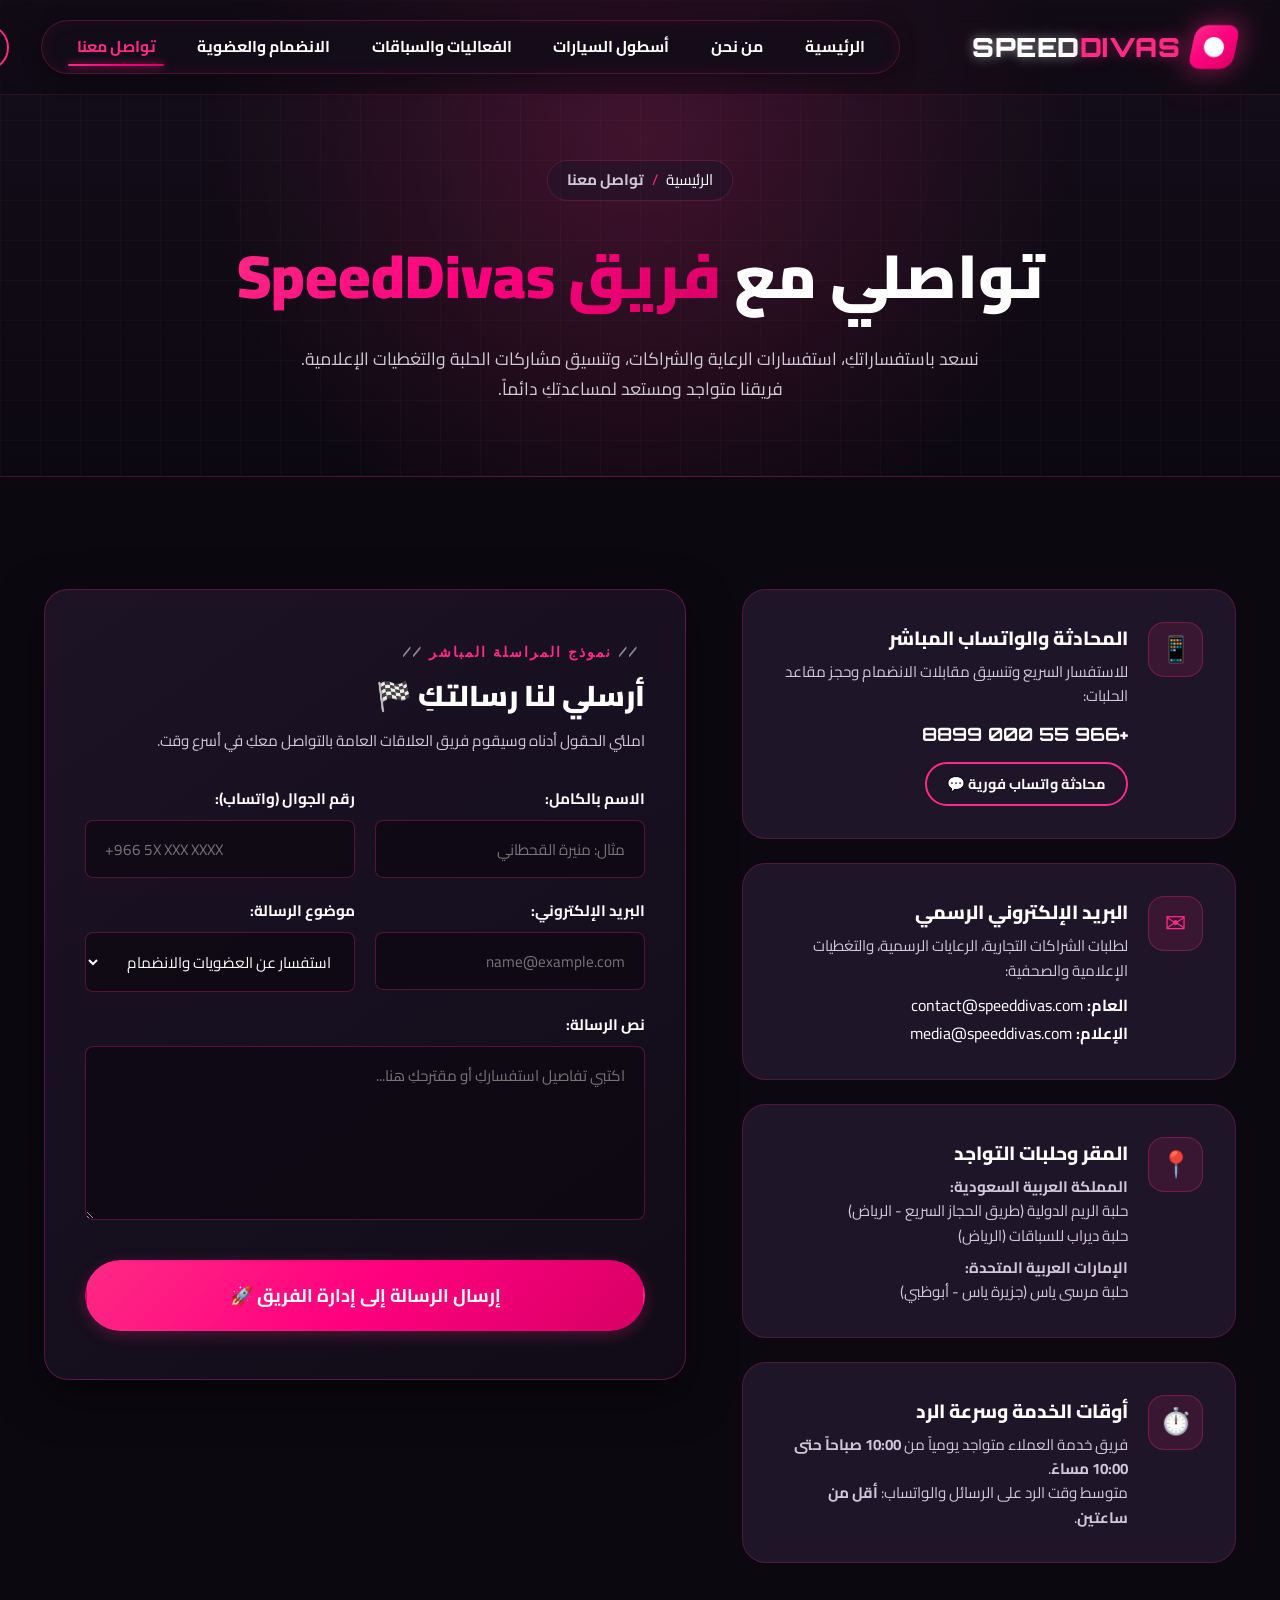
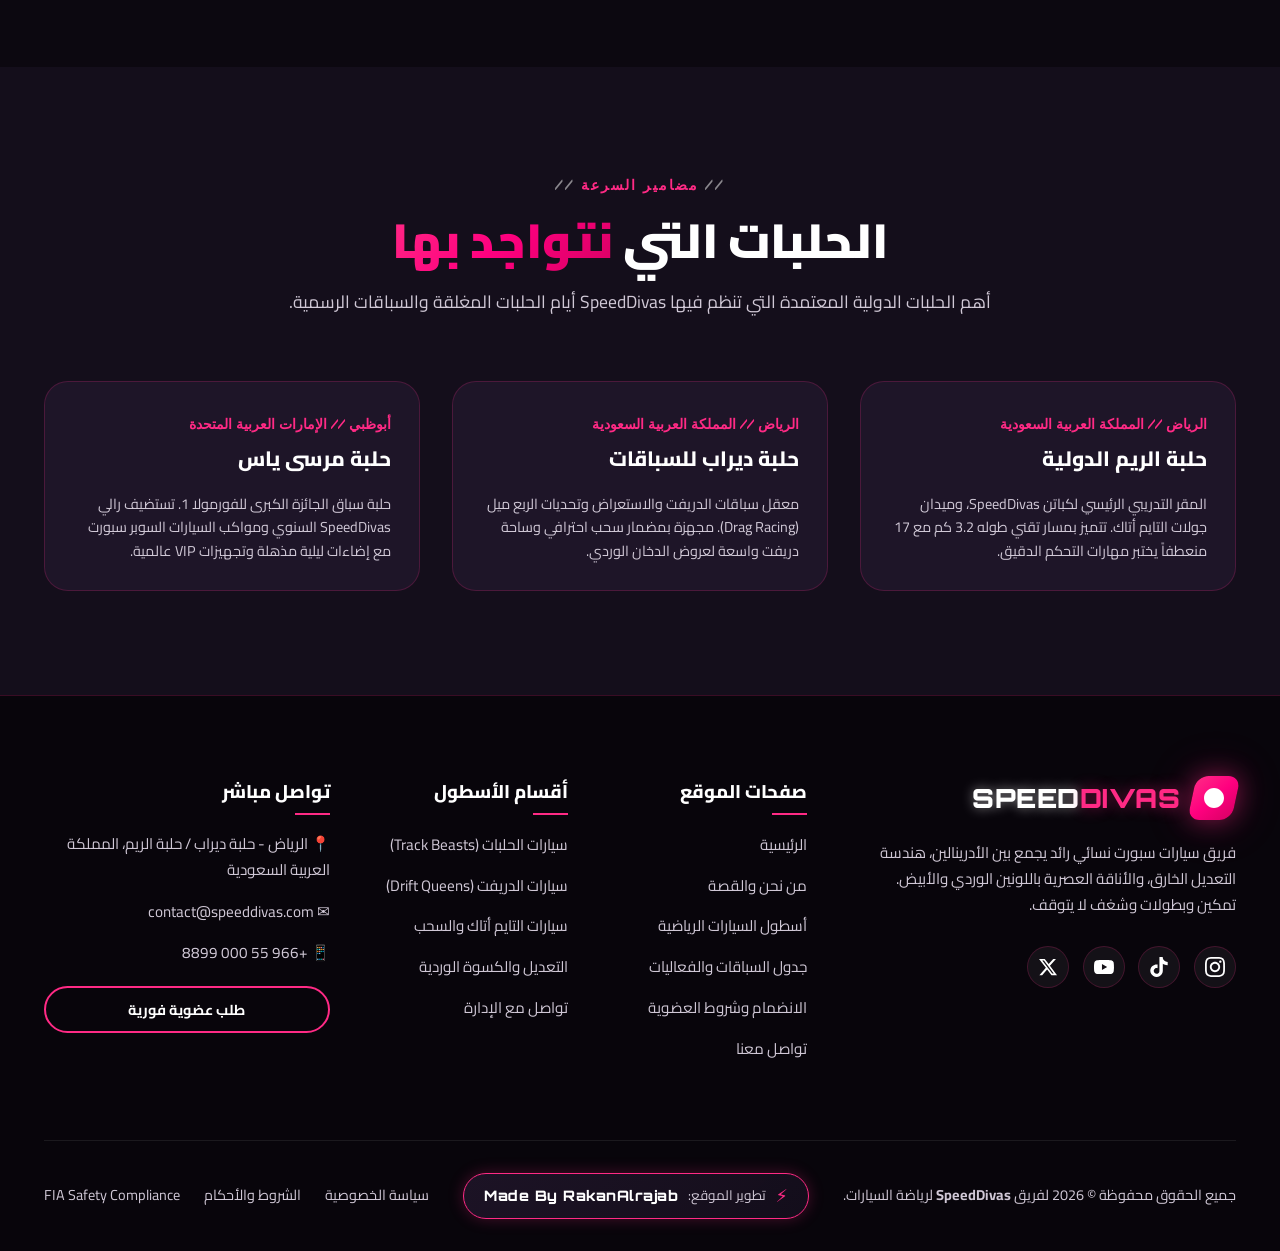
<file: contact.html>
<!DOCTYPE html>
<html lang="ar" dir="rtl">
<head>
  <meta charset="UTF-8">
  <meta name="viewport" content="width=device-width, initial-scale=1.0">
  <meta name="description" content="تواصل مع فريق SpeedDivas - قنوات التواصل المباشرة، مواقع الحلبات في الرياض وأبوظبي، ونموذج المراسلة للاستفسار عن العضويات والرعايات.">
  <title>تواصل معنا | SpeedDivas - قنوات التواصل ومواقع الحلبات</title>

  <!-- Favicon -->
  <link rel="icon" type="image/svg+xml" href="data:image/svg+xml,<svg xmlns='http://www.w3.org/2000/svg' viewBox='0 0 24 24' fill='%23ff2a85'><path d='M18.92 6.01C18.72 5.42 18.16 5 17.5 5h-11c-.66 0-1.21.42-1.42 1.01L3 12v8c0 .55.45 1 1 1h1c.55 0 1-.45 1-1v-1h12v1c0 .55.45 1 1 1h1c.55 0 1-.45 1-1v-8l-2.08-5.99zM6.85 7h10.29l1.04 3H5.81l1.04-3zM19 17H5v-4.66l.12-.34h13.77l.11.34V17z'/></svg>">

  <!-- Unified Master Stylesheet -->
  <link rel="stylesheet" href="style.css">
</head>
<body>

  <!-- ==================== HEADER & NAVIGATION ==================== -->
  <header class="header">
    <div class="container nav-wrapper">
      
      <!-- Logo -->
      <a href="index.html" class="brand-logo" aria-label="SpeedDivas الرئيسية">
        <div class="logo-icon">
          <svg viewBox="0 0 24 24">
            <path d="M12 2C6.48 2 2 6.48 2 12s4.48 10 10 10 10-4.48 10-10S17.52 2 12 2zm1 14.5v-3.25l2.25 2.25 1.41-1.41L13 10.42V7.5h-2v3.17l-3.66 3.67 1.41 1.41L11 13.5v3h2z"/>
          </svg>
        </div>
        <div>
          <span class="brand-speed">SPEED</span><span class="brand-divas">DIVAS</span>
        </div>
      </a>

      <!-- Navigation Menu -->
      <nav class="main-nav">
        <ul class="nav-menu" id="navMenu">
          <li><a href="index.html" class="nav-link">الرئيسية</a></li>
          <li><a href="about.html" class="nav-link">من نحن</a></li>
          <li><a href="garage.html" class="nav-link">أسطول السيارات</a></li>
          <li><a href="events.html" class="nav-link">الفعاليات والسباقات</a></li>
          <li><a href="membership.html" class="nav-link">الانضمام والعضوية</a></li>
          <li><a href="contact.html" class="nav-link active">تواصل معنا</a></li>
        </ul>
      </nav>

      <!-- Nav Actions -->
      <div class="nav-actions">
        <!-- Interactive Engine Rev FX Button -->
        <button id="engineRevBtn" class="btn btn-outline-pink btn-sm" title="استمعي لصوت محرك SpeedDivas">
          <span>🔊 دَوسة المحرك</span>
        </button>

        <!-- Join Team CTA Modal Trigger -->
        <button class="btn btn-primary btn-sm open-join-modal" data-tier="captain">
          <span>انضمي للفريق ⚡</span>
        </button>

        <!-- Mobile Drawer Toggle -->
        <button class="mobile-toggle" id="mobileToggle" aria-label="فتح القائمة">
          <svg viewBox="0 0 24 24" fill="none" stroke-width="2" stroke-linecap="round">
            <line x1="3" y1="12" x2="21" y2="12"></line>
            <line x1="3" y1="6" x2="21" y2="6"></line>
            <line x1="3" y1="18" x2="21" y2="18"></line>
          </svg>
        </button>
      </div>

    </div>
  </header>

  <!-- ==================== PAGE BANNER ==================== -->
  <section class="page-banner">
    <div class="container">
      <div class="breadcrumbs">
        <a href="index.html">الرئيسية</a>
        <span>/</span>
        <strong>تواصل معنا</strong>
      </div>
      <h1 class="page-banner-title">
        تواصلي مع <span class="gradient-text-pink">فريق SpeedDivas</span>
      </h1>
      <p class="section-desc" style="max-width: 720px; margin: 0 auto;">
        نسعد باستفساراتكِ، استفسارات الرعاية والشراكات، وتنسيق مشاركات الحلبة والتغطيات الإعلامية. فريقنا متواجد ومستعد لمساعدتكِ دائماً.
      </p>
    </div>
  </section>

  <!-- ==================== CONTACT SECTION ==================== -->
  <section class="section section-dark" style="padding-top: 3.5rem;">
    <div class="container">
      
      <div class="contact-grid">
        
        <!-- Right Column: Contact Cards -->
        <div class="contact-info-cards">
          
          <!-- Card 1: WhatsApp & Phone -->
          <div class="contact-card">
            <div class="contact-icon-box">📱</div>
            <div class="contact-card-text">
              <h4>المحادثة والواتساب المباشر</h4>
              <p>للاستفسار السريع وتنسيق مقابلات الانضمام وحجز مقاعد الحلبات:</p>
              <div style="margin-top: 0.6rem; font-family: var(--font-speed); font-size: 1.15rem; color: #fff; font-weight: 700;">
                +966 55 000 8899
              </div>
              <div style="margin-top: 0.75rem;">
                <a href="https://wa.me/966550008899" target="_blank" rel="noopener" class="btn btn-outline-pink btn-sm">
                  <span>محادثة واتساب فورية 💬</span>
                </a>
              </div>
            </div>
          </div>

          <!-- Card 2: Email -->
          <div class="contact-card">
            <div class="contact-icon-box">✉️</div>
            <div class="contact-card-text">
              <h4>البريد الإلكتروني الرسمي</h4>
              <p>لطلبات الشراكات التجارية، الرعايات الرسمية، والتغطيات الإعلامية والصحفية:</p>
              <div style="margin-top: 0.6rem; font-size: 1rem; color: #fff;">
                <strong>العام:</strong> contact@speeddivas.com<br>
                <strong>الإعلام:</strong> media@speeddivas.com
              </div>
            </div>
          </div>

          <!-- Card 3: HQ & Circuits -->
          <div class="contact-card">
            <div class="contact-icon-box">📍</div>
            <div class="contact-card-text">
              <h4>المقر وحلبات التواجد</h4>
              <p>
                <strong>المملكة العربية السعودية:</strong><br>
                حلبة الريم الدولية (طريق الحجاز السريع - الرياض)<br>
                حلبة ديراب للسباقات (الرياض)
              </p>
              <p style="margin-top: 0.5rem;">
                <strong>الإمارات العربية المتحدة:</strong><br>
                حلبة مرسى ياس (جزيرة ياس - أبوظبي)
              </p>
            </div>
          </div>

          <!-- Card 4: Hours & Response Time -->
          <div class="contact-card">
            <div class="contact-icon-box">⏱️</div>
            <div class="contact-card-text">
              <h4>أوقات الخدمة وسرعة الرد</h4>
              <p>
                فريق خدمة العملاء متواجد يومياً من <strong>10:00 صباحاً حتى 10:00 مساءً</strong>.<br>
                متوسط وقت الرد على الرسائل والواتساب: <strong>أقل من ساعتين</strong>.
              </p>
            </div>
          </div>

        </div>

        <!-- Left Column: Contact Form Box -->
        <div class="contact-form-box">
          <span class="section-tag" style="margin-bottom: 0.5rem;">نموذج المراسلة المباشر</span>
          <h3>أرسلي لنا رسالتكِ 🏁</h3>
          <p>املئي الحقول أدناه وسيقوم فريق العلاقات العامة بالتواصل معكِ في أسرع وقت.</p>

          <form id="contactUsForm">
            <div style="display: grid; grid-template-columns: 1fr 1fr; gap: 1.25rem;">
              <div class="form-group">
                <label class="form-label">الاسم بالكامل:</label>
                <input type="text" class="form-control" placeholder="مثال: منيرة القحطاني" required>
              </div>

              <div class="form-group">
                <label class="form-label">رقم الجوال (واتساب):</label>
                <input type="tel" class="form-control" placeholder="+966 5X XXX XXXX" required>
              </div>
            </div>

            <div style="display: grid; grid-template-columns: 1fr 1fr; gap: 1.25rem;">
              <div class="form-group">
                <label class="form-label">البريد الإلكتروني:</label>
                <input type="email" class="form-control" placeholder="name@example.com" required>
              </div>

              <div class="form-group">
                <label class="form-label">موضوع الرسالة:</label>
                <select class="form-control" required>
                  <option value="membership">استفسار عن العضويات والانضمام</option>
                  <option value="track-day">تنسيق وحجز يوم حلبة / تجمعات</option>
                  <option value="sponsorship">رعاية رسمية أو شراكة تجارية</option>
                  <option value="media">تغطية إعلامية / مقابلة صحفية</option>
                  <option value="other">استفسار عام آخر</option>
                </select>
              </div>
            </div>

            <div class="form-group">
              <label class="form-label">نص الرسالة:</label>
              <textarea class="form-control" rows="5" placeholder="اكتبي تفاصيل استفساركِ أو مقترحكِ هنا..." required></textarea>
            </div>

            <div style="margin-top: 2rem;">
              <button type="submit" class="btn btn-primary btn-lg" style="width: 100%;">
                <span>إرسال الرسالة إلى إدارة الفريق 🚀</span>
              </button>
            </div>
          </form>
        </div>

      </div>

    </div>
  </section>

  <!-- ==================== TRACKS OVERVIEW SECTION ==================== -->
  <section class="section section-elevated">
    <div class="container">
      
      <div class="section-header">
        <span class="section-tag">مضامير السرعة</span>
        <h2 class="section-title">
          الحلبات التي <span class="gradient-text-pink">نتواجد بها</span>
        </h2>
        <p class="section-desc">
          أهم الحلبات الدولية المعتمدة التي تنظم فيها SpeedDivas أيام الحلبات المغلقة والسباقات الرسمية.
        </p>
      </div>

      <div class="tracks-grid">
        
        <!-- Track 1: Reem Circuit -->
        <article class="track-card">
          <div class="track-header">
            <span class="track-city">الرياض // المملكة العربية السعودية</span>
            <h3 class="track-name">حلبة الريم الدولية</h3>
          </div>
          <div class="track-body">
            <p>
              المقر التدريبي الرئيسي لكباتن SpeedDivas، وميدان جولات التايم أتاك. تتميز بمسار تقني طوله 3.2 كم مع 17 منعطفاً يختبر مهارات التحكم الدقيق.
            </p>
          </div>
        </article>

        <!-- Track 2: Dirab Circuit -->
        <article class="track-card">
          <div class="track-header">
            <span class="track-city">الرياض // المملكة العربية السعودية</span>
            <h3 class="track-name">حلبة ديراب للسباقات</h3>
          </div>
          <div class="track-body">
            <p>
              معقل سباقات الدريفت والاستعراض وتحديات الربع ميل (Drag Racing). مجهزة بمضمار سحب احترافي وساحة دريفت واسعة لعروض الدخان الوردي.
            </p>
          </div>
        </article>

        <!-- Track 3: Yas Marina Circuit -->
        <article class="track-card">
          <div class="track-header">
            <span class="track-city">أبوظبي // الإمارات العربية المتحدة</span>
            <h3 class="track-name">حلبة مرسى ياس</h3>
          </div>
          <div class="track-body">
            <p>
              حلبة سباق الجائزة الكبرى للفورمولا 1. تستضيف رالي SpeedDivas السنوي ومواكب السيارات السوبر سبورت مع إضاءات ليلية مذهلة وتجهيزات VIP عالمية.
            </p>
          </div>
        </article>

      </div>

    </div>
  </section>

  <!-- ==================== MASTER FOOTER ==================== -->
  <footer class="footer">
    <div class="container">
      
      <div class="footer-grid">
        
        <!-- Col 1: About Brand -->
        <div class="footer-col-about">
          <a href="index.html" class="brand-logo">
            <div class="logo-icon">
              <svg viewBox="0 0 24 24">
                <path d="M12 2C6.48 2 2 6.48 2 12s4.48 10 10 10 10-4.48 10-10S17.52 2 12 2zm1 14.5v-3.25l2.25 2.25 1.41-1.41L13 10.42V7.5h-2v3.17l-3.66 3.67 1.41 1.41L11 13.5v3h2z"/>
              </svg>
            </div>
            <div>
              <span class="brand-speed">SPEED</span><span class="brand-divas">DIVAS</span>
            </div>
          </a>
          <p>
            فريق سيارات سبورت نسائي رائد يجمع بين الأدرينالين، هندسة التعديل الخارق، والأناقة العصرية باللونين الوردي والأبيض. تمكين وبطولات وشغف لا يتوقف.
          </p>

          <div class="social-links">
            <a href="#" class="social-link" title="Instagram">
              <svg viewBox="0 0 24 24"><path d="M12 2.163c3.204 0 3.584.012 4.85.07 3.252.148 4.771 1.691 4.919 4.919.058 1.265.069 1.645.069 4.849 0 3.205-.012 3.584-.069 4.849-.149 3.225-1.664 4.771-4.919 4.919-1.266.058-1.644.07-4.85.07-3.204 0-3.584-.012-4.849-.07-3.26-.149-4.771-1.699-4.919-4.92-.058-1.265-.07-1.644-.07-4.849 0-3.204.013-3.583.07-4.849.149-3.227 1.664-4.771 4.919-4.919 1.266-.057 1.645-.069 4.849-.069zm0-2.163c-3.259 0-3.667.014-4.947.072-4.358.2-6.78 2.618-6.98 6.98-.059 1.281-.073 1.689-.073 4.948 0 3.259.014 3.668.072 4.948.2 4.358 2.618 6.78 6.98 6.98 1.281.058 1.689.072 4.948.072 3.259 0 3.668-.014 4.948-.072 4.354-.2 6.782-2.618 6.979-6.98.059-1.28.073-1.689.073-4.948 0-3.259-.014-3.667-.072-4.947-.196-4.354-2.617-6.78-6.979-6.98-1.281-.059-1.69-.073-4.949-.073zm0 5.838c-3.403 0-6.162 2.759-6.162 6.162s2.759 6.163 6.162 6.163 6.162-2.759 6.162-6.163c0-3.403-2.759-6.162-6.162-6.162zm0 10.162c-2.209 0-4-1.79-4-4 0-2.209 1.791-4 4-4s4 1.791 4 4c0 2.21-1.791 4-4 4zm6.406-11.845c-.796 0-1.441.645-1.441 1.44s.645 1.44 1.441 1.44c.795 0 1.439-.645 1.439-1.44s-.644-1.44-1.439-1.44z"/></svg>
            </a>
            <a href="#" class="social-link" title="TikTok">
              <svg viewBox="0 0 24 24"><path d="M12.525.02c1.31-.02 2.61-.01 3.91-.02.08 1.53.63 3.09 1.75 4.17 1.12 1.11 2.7 1.62 4.24 1.79v4.03c-1.44-.05-2.89-.35-4.2-.97-.57-.26-1.1-.59-1.62-.97-.01 2.92.01 5.84-.02 8.75-.08 1.4-.54 2.79-1.35 3.94-1.31 1.92-3.58 3.17-5.91 3.21-1.43.08-2.86-.31-4.08-1.03-2.02-1.19-3.44-3.37-3.65-5.71-.02-.5-.03-1-.01-1.49.18-1.9 1.12-3.72 2.58-4.96 1.66-1.44 3.98-2.13 6.15-1.72.02 1.48-.04 2.96-.04 4.44-.99-.32-2.15-.23-3.02.37-.63.41-1.11 1.04-1.36 1.75-.21.51-.24 1.07-.14 1.61.24 1.64 1.82 3.02 3.5 2.87 1.12-.01 2.19-.66 2.77-1.61.19-.33.4-.67.41-1.06.1-1.79.06-3.57.07-5.36.01-4.03-.01-8.05.02-12.07z"/></svg>
            </a>
            <a href="#" class="social-link" title="YouTube">
              <svg viewBox="0 0 24 24"><path d="M23.498 6.186a3.016 3.016 0 0 0-2.122-2.136C19.505 3.545 12 3.545 12 3.545s-7.505 0-9.377.505A3.017 3.017 0 0 0 .502 6.186C0 8.07 0 12 0 12s0 3.93.502 5.814a3.016 3.016 0 0 0 2.122 2.136c1.871.505 9.376.505 9.376.505s7.505 0 9.377-.505a3.015 3.015 0 0 0 2.122-2.136C24 15.93 24 12 24 12s0-3.93-.502-5.814zM9.545 15.568V8.432L15.818 12l-6.273 3.568z"/></svg>
            </a>
            <a href="#" class="social-link" title="X (Twitter)">
              <svg viewBox="0 0 24 24"><path d="M18.244 2.25h3.308l-7.227 8.26 8.502 11.24H16.17l-5.214-6.817L4.99 21.75H1.68l7.73-8.835L1.254 2.25H8.08l4.713 6.231zm-1.161 17.52h1.833L7.084 4.126H5.117z"/></svg>
            </a>
          </div>
        </div>

        <!-- Col 2: Quick Links -->
        <div>
          <h4 class="footer-title">صفحات الموقع</h4>
          <ul class="footer-links">
            <li><a href="index.html">الرئيسية</a></li>
            <li><a href="about.html">من نحن والقصة</a></li>
            <li><a href="garage.html">أسطول السيارات الرياضية</a></li>
            <li><a href="events.html">جدول السباقات والفعاليات</a></li>
            <li><a href="membership.html">الانضمام وشروط العضوية</a></li>
            <li><a href="contact.html">تواصل معنا</a></li>
          </ul>
        </div>

        <!-- Col 3: Garage Categories -->
        <div>
          <h4 class="footer-title">أقسام الأسطول</h4>
          <ul class="footer-links">
            <li><a href="garage.html">سيارات الحلبات (Track Beasts)</a></li>
            <li><a href="garage.html">سيارات الدريفت (Drift Queens)</a></li>
            <li><a href="garage.html">سيارات التايم أتاك والسحب</a></li>
            <li><a href="garage.html">التعديل والكسوة الوردية</a></li>
            <li><a href="contact.html">تواصل مع الإدارة</a></li>
          </ul>
        </div>

        <!-- Col 4: Contact info -->
        <div>
          <h4 class="footer-title">تواصل مباشر</h4>
          <div class="footer-contact-item">
            <span>📍 الرياض - حلبة ديراب / حلبة الريم، المملكة العربية السعودية</span>
          </div>
          <div class="footer-contact-item">
            <span>✉️ contact@speeddivas.com</span>
          </div>
          <div class="footer-contact-item">
            <span>📱 +966 55 000 8899</span>
          </div>
          <div style="margin-top: 1.25rem;">
            <button class="btn btn-outline-pink btn-sm open-join-modal" data-tier="captain" style="width: 100%;">
              طلب عضوية فورية
            </button>
          </div>
        </div>

      </div>

      <!-- Footer Bottom -->
      <div class="footer-bottom">
        <div>
          جميع الحقوق محفوظة &copy; 2026 لفريق <strong>SpeedDivas</strong> لرياضة السيارات.
        </div>

        <!-- Developer Credit Badge -->
        <div class="dev-credit-badge">
          <span class="dev-spark">⚡</span>
          <span class="dev-label">تطوير الموقع:</span>
          <span class="dev-name">Made By RakanAlrajab</span>
        </div>

        <div style="display: flex; gap: 1.5rem;">
          <a href="#">سياسة الخصوصية</a>
          <a href="#">الشروط والأحكام</a>
          <a href="#">FIA Safety Compliance</a>
        </div>
      </div>

    </div>
  </footer>

  <!-- ==================== JOIN SPEEDDIVAS MODAL ==================== -->
  <div class="modal-overlay" id="joinModal">
    <div class="modal-card">
      <button class="modal-close" id="modalCloseBtn" aria-label="إغلاق">&times;</button>
      
      <div style="text-align: center; margin-bottom: 2rem;">
        <span class="text-pink font-speed" style="font-size: 0.9rem; font-weight: 700;">// SPEEDDIVAS TEAM //</span>
        <h3 style="font-size: 1.8rem; font-weight: 900; margin-top: 0.25rem; color: #fff;">
          طلب الانضمام إلى <span class="gradient-text-pink">SpeedDivas</span>
        </h3>
        <p style="color: var(--text-muted); font-size: 0.95rem;">
          املئي بياناتكِ وسنتواصل معكِ لتأكيد تفعيل عضويتكِ وتحديد موعد اختبار الحلبة.
        </p>
      </div>

      <form id="joinTeamForm">
        <div class="form-group">
          <label class="form-label">الاسم بالكامل:</label>
          <input type="text" class="form-control" placeholder="مثال: نورة الشمري" required>
        </div>

        <div class="form-group">
          <label class="form-label">رقم الجوال (واتساب):</label>
          <input type="tel" class="form-control" placeholder="+966 5X XXX XXXX" required>
        </div>

        <div class="form-group">
          <label class="form-label">المدينة / الدولة:</label>
          <input type="text" class="form-control" placeholder="مثال: الرياض، دبي، المنامة..." required>
        </div>

        <div class="form-group">
          <label class="form-label">باقة العضوية المختارة:</label>
          <select class="form-control" id="membershipTierSelect" required>
            <option value="fan">💖 عضوية الديفا الشغوفة (Fan & Supporter)</option>
            <option value="captain" selected>🏎️ عضوية كابتن الحلبة (Track Captain)</option>
            <option value="pro">👑 عضوية النخبة والسباقات الرسمية (Pro Diva Elite)</option>
          </select>
        </div>

        <div class="form-group">
          <label class="form-label">نوع سيارتكِ الرياضية وموديلها (إن وجدت):</label>
          <input type="text" class="form-control" placeholder="مثال: Porsche 911 / Nissan Z / BMW M4">
        </div>

        <div class="form-group">
          <label class="form-label">مستوى الخبرة في القيادة الرياضية:</label>
          <select class="form-control">
            <option value="beginner">مبتدئة بشغف كبير (أرغب بالتدريب من الصفر)</option>
            <option value="intermediate">متوسطة (أشارك في تجمعات وحلبات أحياناً)</option>
            <option value="pro">محترفة / أملك رخصة سباق رسمية</option>
          </select>
        </div>

        <div style="margin-top: 2rem;">
          <button type="submit" class="btn btn-primary" style="width: 100%;">
            <span>إرسال طلب الانضمام 🏁</span>
          </button>
        </div>
      </form>
    </div>
  </div>

  <!-- Master JavaScript File -->
  <script src="main.js"></script>
</body>
</html>
</file>
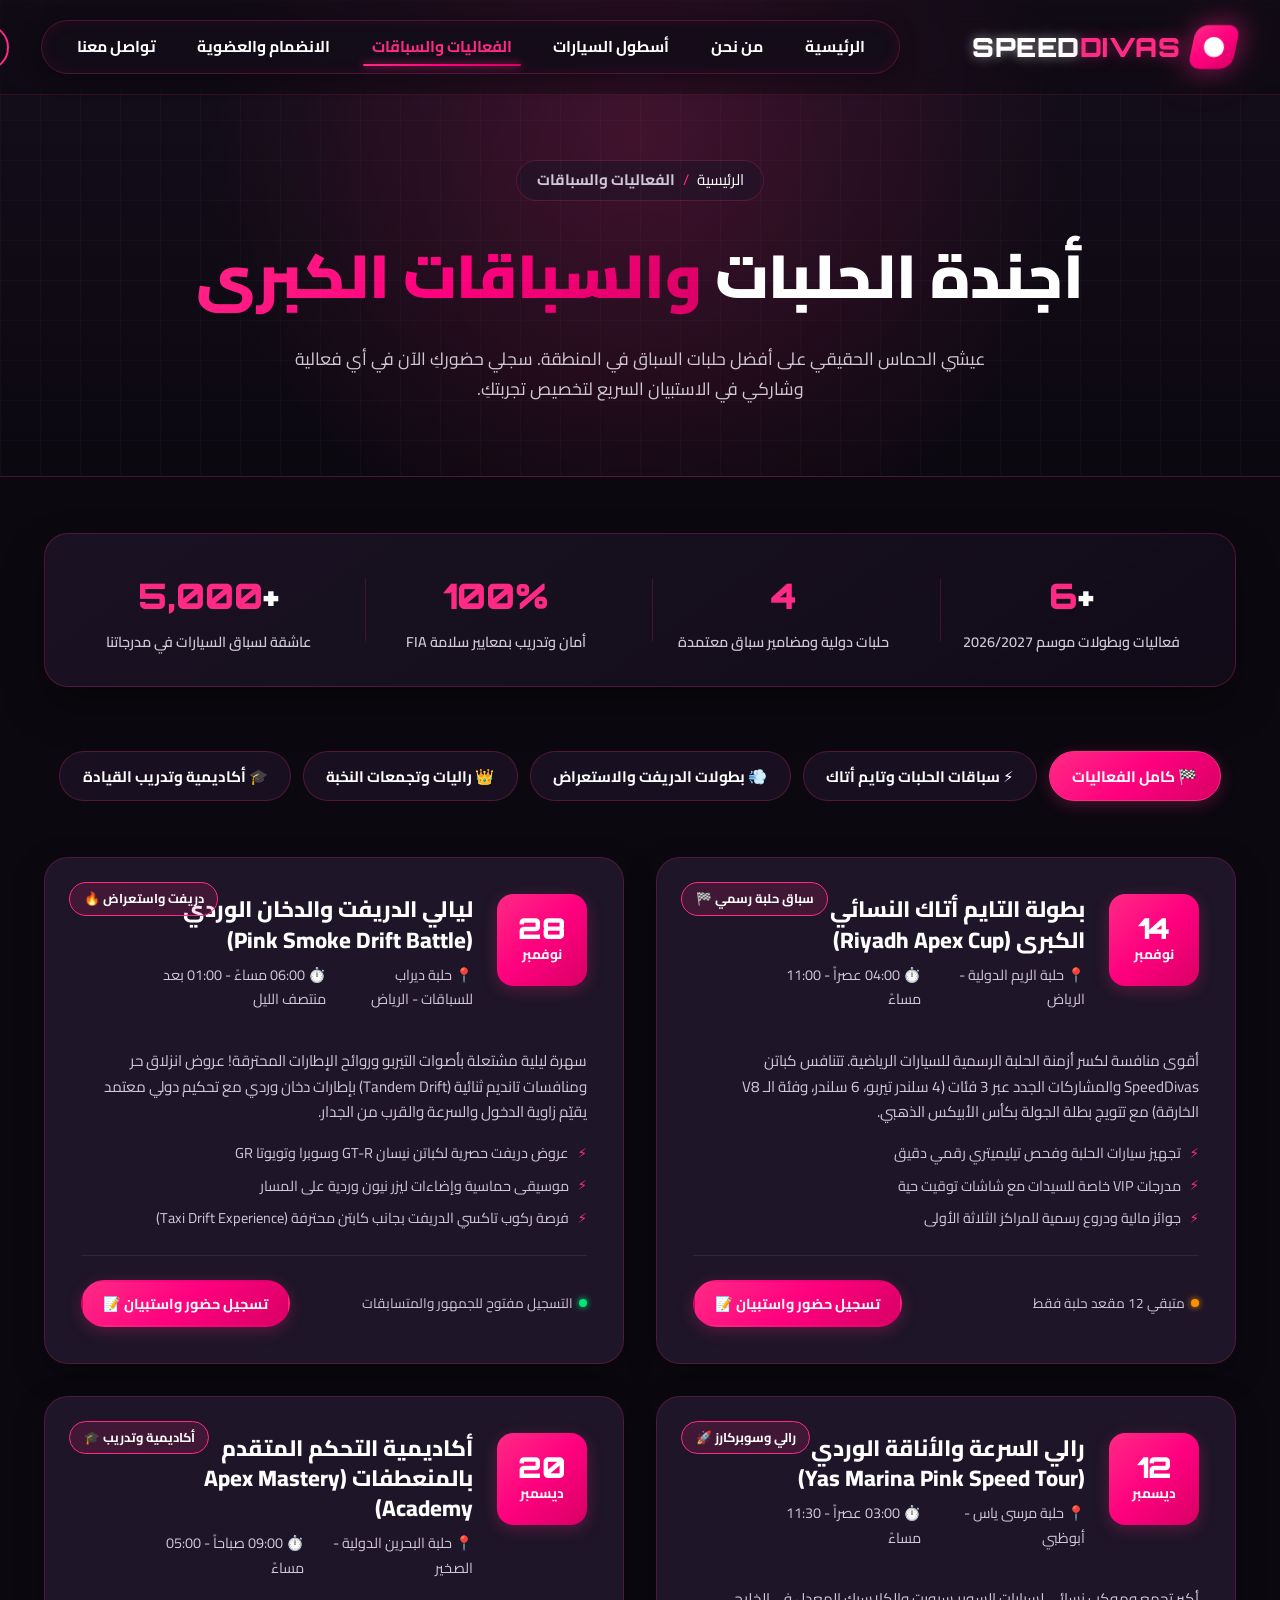
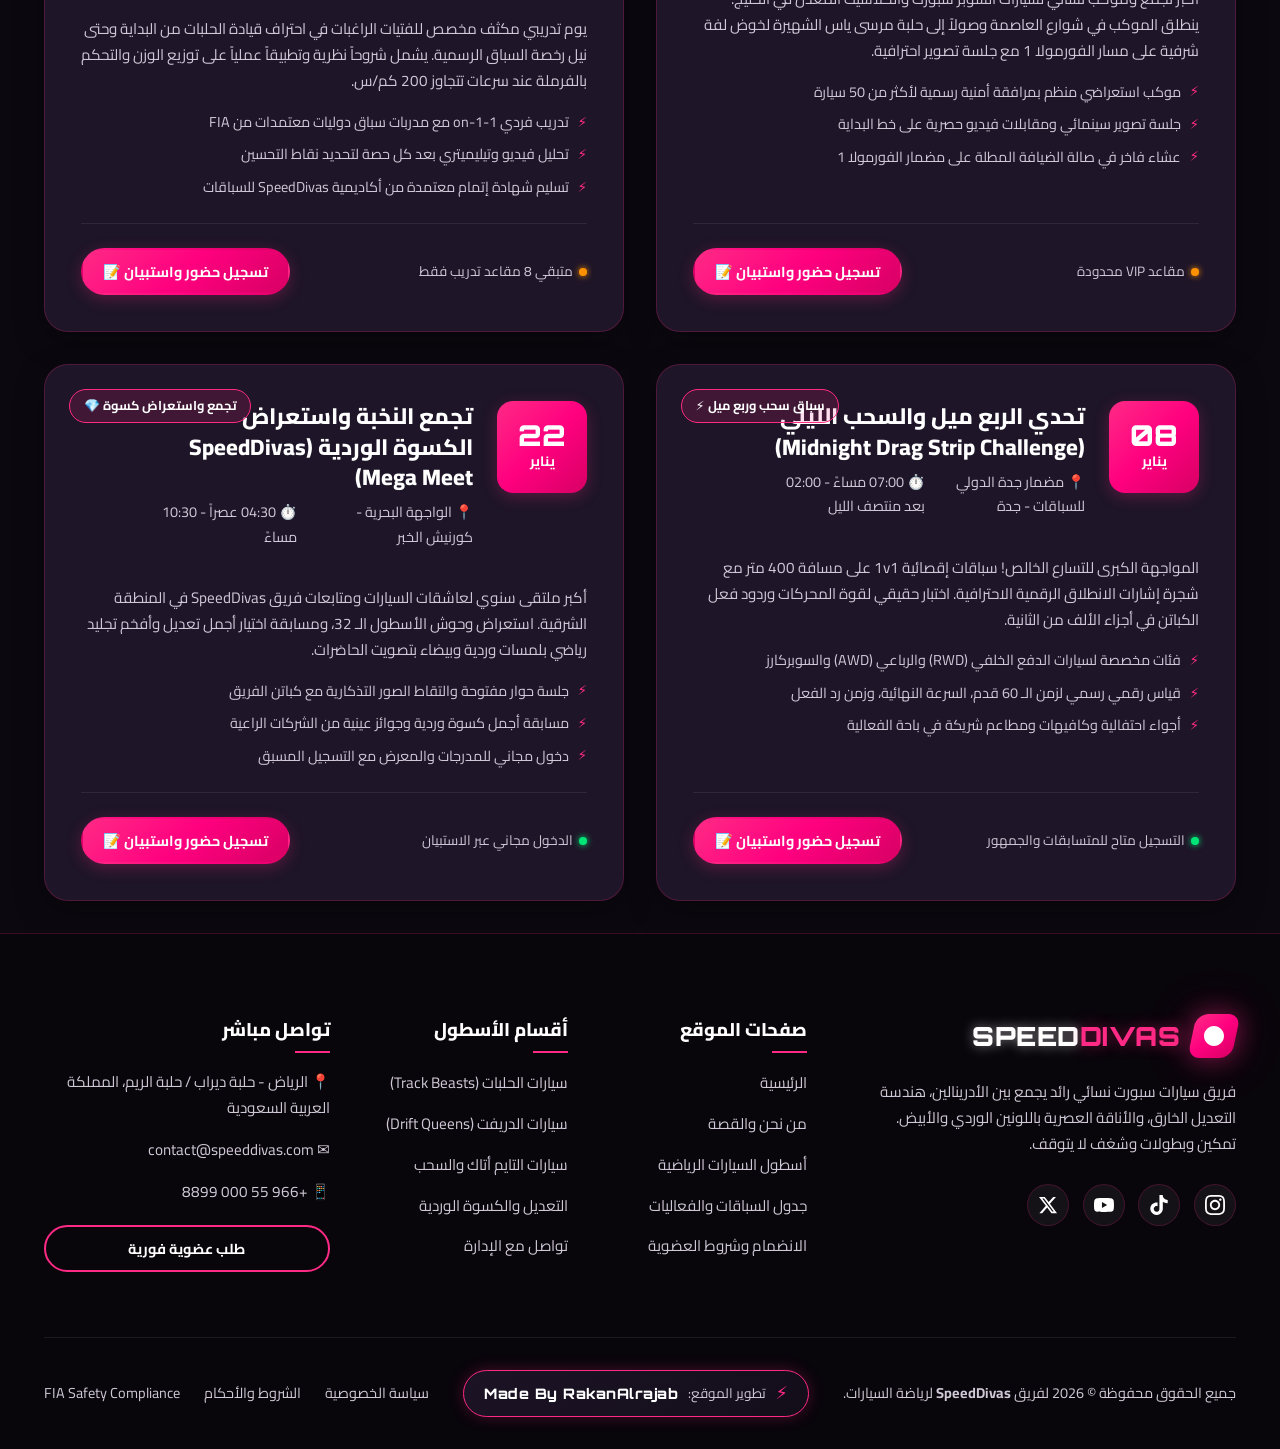
<file: events.html>
<!DOCTYPE html>
<html lang="ar" dir="rtl">
<head>
  <meta charset="UTF-8">
  <meta name="viewport" content="width=device-width, initial-scale=1.0">
  <meta name="description" content="الفعاليات والسباقات - فريق SpeedDivas: تقويم بطولات التايم أتاك، ليالي الدريفت، أيام الحلبات المفتوحة، وتجمعات السيارات السوبر سبورت. سجلي حضوركِ الآن.">
  <title>الفعاليات والسباقات | SpeedDivas - جدول جولات الحلبة</title>

  <!-- Favicon -->
  <link rel="icon" type="image/svg+xml" href="data:image/svg+xml,<svg xmlns='http://www.w3.org/2000/svg' viewBox='0 0 24 24' fill='%23ff2a85'><path d='M18.92 6.01C18.72 5.42 18.16 5 17.5 5h-11c-.66 0-1.21.42-1.42 1.01L3 12v8c0 .55.45 1 1 1h1c.55 0 1-.45 1-1v-1h12v1c0 .55.45 1 1 1h1c.55 0 1-.45 1-1v-8l-2.08-5.99zM6.85 7h10.29l1.04 3H5.81l1.04-3zM19 17H5v-4.66l.12-.34h13.77l.11.34V17z'/></svg>">

  <!-- Unified Master Stylesheet -->
  <link rel="stylesheet" href="style.css">
</head>
<body>

  <!-- ==================== HEADER & NAVIGATION ==================== -->
  <header class="header">
    <div class="container nav-wrapper">
      
      <!-- Logo -->
      <a href="index.html" class="brand-logo" aria-label="SpeedDivas الرئيسية">
        <div class="logo-icon">
          <svg viewBox="0 0 24 24">
            <path d="M12 2C6.48 2 2 6.48 2 12s4.48 10 10 10 10-4.48 10-10S17.52 2 12 2zm1 14.5v-3.25l2.25 2.25 1.41-1.41L13 10.42V7.5h-2v3.17l-3.66 3.67 1.41 1.41L11 13.5v3h2z"/>
          </svg>
        </div>
        <div>
          <span class="brand-speed">SPEED</span><span class="brand-divas">DIVAS</span>
        </div>
      </a>

      <!-- Navigation Menu -->
      <nav class="main-nav">
        <ul class="nav-menu" id="navMenu">
          <li><a href="index.html" class="nav-link">الرئيسية</a></li>
          <li><a href="about.html" class="nav-link">من نحن</a></li>
          <li><a href="garage.html" class="nav-link">أسطول السيارات</a></li>
          <li><a href="events.html" class="nav-link active">الفعاليات والسباقات</a></li>
          <li><a href="membership.html" class="nav-link">الانضمام والعضوية</a></li>
          <li><a href="contact.html" class="nav-link">تواصل معنا</a></li>
        </ul>
      </nav>

      <!-- Nav Actions -->
      <div class="nav-actions">
        <!-- Interactive Engine Rev FX Button -->
        <button id="engineRevBtn" class="btn btn-outline-pink btn-sm" title="استمعي لصوت محرك SpeedDivas">
          <span>🔊 دَوسة المحرك</span>
        </button>

        <!-- Join Team CTA Modal Trigger -->
        <button class="btn btn-primary btn-sm open-join-modal">
          <span>انضمي للفريق ⚡</span>
        </button>

        <!-- Mobile Drawer Toggle -->
        <button class="mobile-toggle" id="mobileToggle" aria-label="فتح القائمة">
          <svg viewBox="0 0 24 24" fill="none" stroke-width="2" stroke-linecap="round">
            <line x1="3" y1="12" x2="21" y2="12"></line>
            <line x1="3" y1="6" x2="21" y2="6"></line>
            <line x1="3" y1="18" x2="21" y2="18"></line>
          </svg>
        </button>
      </div>

    </div>
  </header>

  <!-- ==================== PAGE BANNER ==================== -->
  <section class="page-banner">
    <div class="container">
      <div class="breadcrumbs">
        <a href="index.html">الرئيسية</a>
        <span>/</span>
        <strong>الفعاليات والسباقات</strong>
      </div>
      <h1 class="page-banner-title">
        أجندة الحلبات <span class="gradient-text-pink">والسباقات الكبرى</span>
      </h1>
      <p class="section-desc" style="max-width: 720px; margin: 0 auto;">
        عيشي الحماس الحقيقي على أفضل حلبات السباق في المنطقة. سجلي حضوركِ الآن في أي فعالية وشاركي في الاستبيان السريع لتخصيص تجربتكِ.
      </p>
    </div>
  </section>

  <!-- ==================== EVENTS OVERVIEW STATS ==================== -->
  <section class="section section-dark" style="padding-top: 3.5rem; padding-bottom: 2rem;">
    <div class="container">
      
      <div class="garage-overview-strip">
        <div class="overview-item">
          <div class="overview-number">+<span>6</span></div>
          <div class="overview-label">فعاليات وبطولات موسم 2026/2027</div>
        </div>

        <div class="overview-item">
          <div class="overview-number"><span>4</span></div>
          <div class="overview-label">حلبات دولية ومضامير سباق معتمدة</div>
        </div>

        <div class="overview-item">
          <div class="overview-number"><span>100%</span></div>
          <div class="overview-label">أمان وتدريب بمعايير سلامة FIA</div>
        </div>

        <div class="overview-item">
          <div class="overview-number">+<span>5,000</span></div>
          <div class="overview-label">عاشقة لسباق السيارات في مدرجاتنا</div>
        </div>
      </div>

      <!-- ==================== FILTER TABS ==================== -->
      <div class="garage-filter-wrap">
        <button class="filter-btn event-filter-btn active" data-filter="all">
          <span>🏁 كامل الفعاليات</span>
        </button>
        <button class="filter-btn event-filter-btn" data-filter="track">
          <span>⚡ سباقات الحلبات وتايم أتاك</span>
        </button>
        <button class="filter-btn event-filter-btn" data-filter="drift">
          <span>💨 بطولات الدريفت والاستعراض</span>
        </button>
        <button class="filter-btn event-filter-btn" data-filter="rally">
          <span>👑 راليات وتجمعات النخبة</span>
        </button>
        <button class="filter-btn event-filter-btn" data-filter="academy">
          <span>🎓 أكاديمية وتدريب القيادة</span>
        </button>
      </div>

      <!-- ==================== EVENTS GRID ==================== -->
      <div class="events-full-grid">
        
        <!-- Event 1: Time Attack Championship -->
        <article class="event-card" data-category="track">
          <span class="event-category-pill">سباق حلبة رسمي 🏁</span>
          
          <div class="event-card-top">
            <div class="event-date">
              <div class="day">14</div>
              <div class="month">نوفمبر</div>
            </div>
            
            <div class="event-header-info">
              <h3 class="event-title">بطولة التايم أتاك النسائي الكبرى (Riyadh Apex Cup)</h3>
              <div class="event-meta">
                <span>📍 حلبة الريم الدولية - الرياض</span>
                <span>⏱️ 04:00 عصراً - 11:00 مساءً</span>
              </div>
            </div>
          </div>

          <div class="event-card-body">
            <p style="color: var(--text-muted); font-size: 0.95rem; line-height: 1.7;">
              أقوى منافسة لكسر أزمنة الحلبة الرسمية للسيارات الرياضية. تتنافس كباتن SpeedDivas والمشاركات الجدد عبر 3 فئات (4 سلندر تيربو، 6 سلندر، وفئة الـ V8 الخارقة) مع تتويج بطلة الجولة بكأس الأبيكس الذهبي.
            </p>

            <ul class="event-features-list">
              <li>تجهيز سيارات الحلبة وفحص تيليميتري رقمي دقيق</li>
              <li>مدرجات VIP خاصة للسيدات مع شاشات توقيت حية</li>
              <li>جوائز مالية ودروع رسمية للمراكز الثلاثة الأولى</li>
            </ul>

            <div class="event-card-footer">
              <div class="event-seats-tag limited">
                <span class="seats-dot"></span>
                <span>متبقي 12 مقعد حلبة فقط</span>
              </div>

              <!-- RSVP Button triggering survey modal -->
              <button class="btn btn-primary btn-sm open-rsvp-modal" data-event="بطولة التايم أتاك النسائي الكبرى - حلبة الريم الدولية">
                <span>تسجيل حضور واستبيان 📝</span>
              </button>
            </div>
          </div>
        </article>

        <!-- Event 2: Pink Smoke Drift Battle -->
        <article class="event-card" data-category="drift">
          <span class="event-category-pill">دريفت واستعراض 🔥</span>
          
          <div class="event-card-top">
            <div class="event-date">
              <div class="day">28</div>
              <div class="month">نوفمبر</div>
            </div>
            
            <div class="event-header-info">
              <h3 class="event-title">ليالي الدريفت والدخان الوردي (Pink Smoke Drift Battle)</h3>
              <div class="event-meta">
                <span>📍 حلبة ديراب للسباقات - الرياض</span>
                <span>⏱️ 06:00 مساءً - 01:00 بعد منتصف الليل</span>
              </div>
            </div>
          </div>

          <div class="event-card-body">
            <p style="color: var(--text-muted); font-size: 0.95rem; line-height: 1.7;">
              سهرة ليلية مشتعلة بأصوات التيربو وروائح الإطارات المحترقة! عروض انزلاق حر ومنافسات تانديم ثنائية (Tandem Drift) بإطارات دخان وردي مع تحكيم دولي معتمد يقيّم زاوية الدخول والسرعة والقرب من الجدار.
            </p>

            <ul class="event-features-list">
              <li>عروض دريفت حصرية لكباتن نيسان GT-R وسوبرا وتويوتا GR</li>
              <li>موسيقى حماسية وإضاءات ليزر نيون وردية على المسار</li>
              <li>فرصة ركوب تاكسي الدريفت بجانب كابتن محترفة (Taxi Drift Experience)</li>
            </ul>

            <div class="event-card-footer">
              <div class="event-seats-tag">
                <span class="seats-dot"></span>
                <span>التسجيل مفتوح للجمهور والمتسابقات</span>
              </div>

              <button class="btn btn-primary btn-sm open-rsvp-modal" data-event="ليالي الدريفت والدخان الوردي - حلبة ديراب">
                <span>تسجيل حضور واستبيان 📝</span>
              </button>
            </div>
          </div>
        </article>

        <!-- Event 3: Yas Marina Pink Speed Tour -->
        <article class="event-card" data-category="rally">
          <span class="event-category-pill">رالي وسوبركارز 🚀</span>
          
          <div class="event-card-top">
            <div class="event-date">
              <div class="day">12</div>
              <div class="month">ديسمبر</div>
            </div>
            
            <div class="event-header-info">
              <h3 class="event-title">رالي السرعة والأناقة الوردي (Yas Marina Pink Speed Tour)</h3>
              <div class="event-meta">
                <span>📍 حلبة مرسى ياس - أبوظبي</span>
                <span>⏱️ 03:00 عصراً - 11:30 مساءً</span>
              </div>
            </div>
          </div>

          <div class="event-card-body">
            <p style="color: var(--text-muted); font-size: 0.95rem; line-height: 1.7;">
              أكبر تجمع وموكب نسائي لسيارات السوبر سبورت والكلاسيك المعدل في الخليج. ينطلق الموكب في شوارع العاصمة وصولاً إلى حلبة مرسى ياس الشهيرة لخوض لفة شرفية على مسار الفورمولا 1 مع جلسة تصوير احترافية.
            </p>

            <ul class="event-features-list">
              <li>موكب استعراضي منظم بمرافقة أمنية رسمية لأكثر من 50 سيارة</li>
              <li>جلسة تصوير سينمائي ومقابلات فيديو حصرية على خط البداية</li>
              <li>عشاء فاخر في صالة الضيافة المطلة على مضمار الفورمولا 1</li>
            </ul>

            <div class="event-card-footer">
              <div class="event-seats-tag limited">
                <span class="seats-dot"></span>
                <span>مقاعد VIP محدودة</span>
              </div>

              <button class="btn btn-primary btn-sm open-rsvp-modal" data-event="رالي السرعة والأناقة الوردي - حلبة مرسى ياس">
                <span>تسجيل حضور واستبيان 📝</span>
              </button>
            </div>
          </div>
        </article>

        <!-- Event 4: Apex Mastery Academy -->
        <article class="event-card" data-category="academy">
          <span class="event-category-pill">أكاديمية وتدريب 🎓</span>
          
          <div class="event-card-top">
            <div class="event-date">
              <div class="day">20</div>
              <div class="month">ديسمبر</div>
            </div>
            
            <div class="event-header-info">
              <h3 class="event-title">أكاديمية التحكم المتقدم بالمنعطفات (Apex Mastery Academy)</h3>
              <div class="event-meta">
                <span>📍 حلبة البحرين الدولية - الصخير</span>
                <span>⏱️ 09:00 صباحاً - 05:00 مساءً</span>
              </div>
            </div>
          </div>

          <div class="event-card-body">
            <p style="color: var(--text-muted); font-size: 0.95rem; line-height: 1.7;">
              يوم تدريبي مكثف مخصص للفتيات الراغبات في احتراف قيادة الحلبات من البداية وحتى نيل رخصة السباق الرسمية. يشمل شروحاً نظرية وتطبيقاً عملياً على توزيع الوزن والتحكم بالفرملة عند سرعات تتجاوز 200 كم/س.
            </p>

            <ul class="event-features-list">
              <li>تدريب فردي 1-on-1 مع مدربات سباق دوليات معتمدات من FIA</li>
              <li>تحليل فيديو وتيليميتري بعد كل حصة لتحديد نقاط التحسين</li>
              <li>تسليم شهادة إتمام معتمدة من أكاديمية SpeedDivas للسباقات</li>
            </ul>

            <div class="event-card-footer">
              <div class="event-seats-tag limited">
                <span class="seats-dot"></span>
                <span>متبقي 8 مقاعد تدريب فقط</span>
              </div>

              <button class="btn btn-primary btn-sm open-rsvp-modal" data-event="أكاديمية التحكم المتقدم بالمنعطفات - حلبة البحرين">
                <span>تسجيل حضور واستبيان 📝</span>
              </button>
            </div>
          </div>
        </article>

        <!-- Event 5: Midnight Drag Challenge -->
        <article class="event-card" data-category="track">
          <span class="event-category-pill">سباق سحب وربع ميل ⚡</span>
          
          <div class="event-card-top">
            <div class="event-date">
              <div class="day">08</div>
              <div class="month">يناير</div>
            </div>
            
            <div class="event-header-info">
              <h3 class="event-title">تحدي الربع ميل والسحب الليلي (Midnight Drag Strip Challenge)</h3>
              <div class="event-meta">
                <span>📍 مضمار جدة الدولي للسباقات - جدة</span>
                <span>⏱️ 07:00 مساءً - 02:00 بعد منتصف الليل</span>
              </div>
            </div>
          </div>

          <div class="event-card-body">
            <p style="color: var(--text-muted); font-size: 0.95rem; line-height: 1.7;">
              المواجهة الكبرى للتسارع الخالص! سباقات إقصائية 1v1 على مسافة 400 متر مع شجرة إشارات الانطلاق الرقمية الاحترافية. اختبار حقيقي لقوة المحركات وردود فعل الكباتن في أجزاء الألف من الثانية.
            </p>

            <ul class="event-features-list">
              <li>فئات مخصصة لسيارات الدفع الخلفي (RWD) والرباعي (AWD) والسوبركارز</li>
              <li>قياس رقمي رسمي لزمن الـ 60 قدم، السرعة النهائية، وزمن رد الفعل</li>
              <li>أجواء احتفالية وكافيهات ومطاعم شريكة في باحة الفعالية</li>
            </ul>

            <div class="event-card-footer">
              <div class="event-seats-tag">
                <span class="seats-dot"></span>
                <span>التسجيل متاح للمتسابقات والجمهور</span>
              </div>

              <button class="btn btn-primary btn-sm open-rsvp-modal" data-event="تحدي الربع ميل والسحب الليلي - مضمار جدة">
                <span>تسجيل حضور واستبيان 📝</span>
              </button>
            </div>
          </div>
        </article>

        <!-- Event 6: Mega Car Meet & Livery Show -->
        <article class="event-card" data-category="rally">
          <span class="event-category-pill">تجمع واستعراض كسوة 💎</span>
          
          <div class="event-card-top">
            <div class="event-date">
              <div class="day">22</div>
              <div class="month">يناير</div>
            </div>
            
            <div class="event-header-info">
              <h3 class="event-title">تجمع النخبة واستعراض الكسوة الوردية (SpeedDivas Mega Meet)</h3>
              <div class="event-meta">
                <span>📍 الواجهة البحرية - كورنيش الخبر</span>
                <span>⏱️ 04:30 عصراً - 10:30 مساءً</span>
              </div>
            </div>
          </div>

          <div class="event-card-body">
            <p style="color: var(--text-muted); font-size: 0.95rem; line-height: 1.7;">
              أكبر ملتقى سنوي لعاشقات السيارات ومتابعات فريق SpeedDivas في المنطقة الشرقية. استعراض وحوش الأسطول الـ 32، ومسابقة اختيار أجمل تعديل وأفخم تجليد رياضي بلمسات وردية وبيضاء بتصويت الحاضرات.
            </p>

            <ul class="event-features-list">
              <li>جلسة حوار مفتوحة والتقاط الصور التذكارية مع كباتن الفريق</li>
              <li>مسابقة أجمل كسوة وردية وجوائز عينية من الشركات الراعية</li>
              <li>دخول مجاني للمدرجات والمعرض مع التسجيل المسبق</li>
            </ul>

            <div class="event-card-footer">
              <div class="event-seats-tag">
                <span class="seats-dot"></span>
                <span>الدخول مجاني عبر الاستبيان</span>
              </div>

              <button class="btn btn-primary btn-sm open-rsvp-modal" data-event="تجمع النخبة واستعراض الكسوة الوردية - كورنيش الخبر">
                <span>تسجيل حضور واستبيان 📝</span>
              </button>
            </div>
          </div>
        </article>

      </div>

    </div>
  </section>

  <!-- ==================== MASTER FOOTER ==================== -->
  <footer class="footer">
    <div class="container">
      
      <div class="footer-grid">
        
        <!-- Col 1: About Brand -->
        <div class="footer-col-about">
          <a href="index.html" class="brand-logo">
            <div class="logo-icon">
              <svg viewBox="0 0 24 24">
                <path d="M12 2C6.48 2 2 6.48 2 12s4.48 10 10 10 10-4.48 10-10S17.52 2 12 2zm1 14.5v-3.25l2.25 2.25 1.41-1.41L13 10.42V7.5h-2v3.17l-3.66 3.67 1.41 1.41L11 13.5v3h2z"/>
              </svg>
            </div>
            <div>
              <span class="brand-speed">SPEED</span><span class="brand-divas">DIVAS</span>
            </div>
          </a>
          <p>
            فريق سيارات سبورت نسائي رائد يجمع بين الأدرينالين، هندسة التعديل الخارق، والأناقة العصرية باللونين الوردي والأبيض. تمكين وبطولات وشغف لا يتوقف.
          </p>

          <div class="social-links">
            <a href="#" class="social-link" title="Instagram">
              <svg viewBox="0 0 24 24"><path d="M12 2.163c3.204 0 3.584.012 4.85.07 3.252.148 4.771 1.691 4.919 4.919.058 1.265.069 1.645.069 4.849 0 3.205-.012 3.584-.069 4.849-.149 3.225-1.664 4.771-4.919 4.919-1.266.058-1.644.07-4.85.07-3.204 0-3.584-.012-4.849-.07-3.26-.149-4.771-1.699-4.919-4.92-.058-1.265-.07-1.644-.07-4.849 0-3.204.013-3.583.07-4.849.149-3.227 1.664-4.771 4.919-4.919 1.266-.057 1.645-.069 4.849-.069zm0-2.163c-3.259 0-3.667.014-4.947.072-4.358.2-6.78 2.618-6.98 6.98-.059 1.281-.073 1.689-.073 4.948 0 3.259.014 3.668.072 4.948.2 4.358 2.618 6.78 6.98 6.98 1.281.058 1.689.072 4.948.072 3.259 0 3.668-.014 4.948-.072 4.354-.2 6.782-2.618 6.979-6.98.059-1.28.073-1.689.073-4.948 0-3.259-.014-3.667-.072-4.947-.196-4.354-2.617-6.78-6.979-6.98-1.281-.059-1.69-.073-4.949-.073zm0 5.838c-3.403 0-6.162 2.759-6.162 6.162s2.759 6.163 6.162 6.163 6.162-2.759 6.162-6.163c0-3.403-2.759-6.162-6.162-6.162zm0 10.162c-2.209 0-4-1.79-4-4 0-2.209 1.791-4 4-4s4 1.791 4 4c0 2.21-1.791 4-4 4zm6.406-11.845c-.796 0-1.441.645-1.441 1.44s.645 1.44 1.441 1.44c.795 0 1.439-.645 1.439-1.44s-.644-1.44-1.439-1.44z"/></svg>
            </a>
            <a href="#" class="social-link" title="TikTok">
              <svg viewBox="0 0 24 24"><path d="M12.525.02c1.31-.02 2.61-.01 3.91-.02.08 1.53.63 3.09 1.75 4.17 1.12 1.11 2.7 1.62 4.24 1.79v4.03c-1.44-.05-2.89-.35-4.2-.97-.57-.26-1.1-.59-1.62-.97-.01 2.92.01 5.84-.02 8.75-.08 1.4-.54 2.79-1.35 3.94-1.31 1.92-3.58 3.17-5.91 3.21-1.43.08-2.86-.31-4.08-1.03-2.02-1.19-3.44-3.37-3.65-5.71-.02-.5-.03-1-.01-1.49.18-1.9 1.12-3.72 2.58-4.96 1.66-1.44 3.98-2.13 6.15-1.72.02 1.48-.04 2.96-.04 4.44-.99-.32-2.15-.23-3.02.37-.63.41-1.11 1.04-1.36 1.75-.21.51-.24 1.07-.14 1.61.24 1.64 1.82 3.02 3.5 2.87 1.12-.01 2.19-.66 2.77-1.61.19-.33.4-.67.41-1.06.1-1.79.06-3.57.07-5.36.01-4.03-.01-8.05.02-12.07z"/></svg>
            </a>
            <a href="#" class="social-link" title="YouTube">
              <svg viewBox="0 0 24 24"><path d="M23.498 6.186a3.016 3.016 0 0 0-2.122-2.136C19.505 3.545 12 3.545 12 3.545s-7.505 0-9.377.505A3.017 3.017 0 0 0 .502 6.186C0 8.07 0 12 0 12s0 3.93.502 5.814a3.016 3.016 0 0 0 2.122 2.136c1.871.505 9.376.505 9.376.505s7.505 0 9.377-.505a3.015 3.015 0 0 0 2.122-2.136C24 15.93 24 12 24 12s0-3.93-.502-5.814zM9.545 15.568V8.432L15.818 12l-6.273 3.568z"/></svg>
            </a>
            <a href="#" class="social-link" title="X (Twitter)">
              <svg viewBox="0 0 24 24"><path d="M18.244 2.25h3.308l-7.227 8.26 8.502 11.24H16.17l-5.214-6.817L4.99 21.75H1.68l7.73-8.835L1.254 2.25H8.08l4.713 6.231zm-1.161 17.52h1.833L7.084 4.126H5.117z"/></svg>
            </a>
          </div>
        </div>

        <!-- Col 2: Quick Links -->
        <div>
          <h4 class="footer-title">صفحات الموقع</h4>
          <ul class="footer-links">
            <li><a href="index.html">الرئيسية</a></li>
            <li><a href="about.html">من نحن والقصة</a></li>
            <li><a href="garage.html">أسطول السيارات الرياضية</a></li>
            <li><a href="events.html">جدول السباقات والفعاليات</a></li>
            <li><a href="membership.html">الانضمام وشروط العضوية</a></li>
          </ul>
        </div>

        <!-- Col 3: Garage Categories -->
        <div>
          <h4 class="footer-title">أقسام الأسطول</h4>
          <ul class="footer-links">
            <li><a href="garage.html">سيارات الحلبات (Track Beasts)</a></li>
            <li><a href="garage.html">سيارات الدريفت (Drift Queens)</a></li>
            <li><a href="garage.html">سيارات التايم أتاك والسحب</a></li>
            <li><a href="garage.html">التعديل والكسوة الوردية</a></li>
            <li><a href="contact.html">تواصل مع الإدارة</a></li>
          </ul>
        </div>

        <!-- Col 4: Contact info -->
        <div>
          <h4 class="footer-title">تواصل مباشر</h4>
          <div class="footer-contact-item">
            <span>📍 الرياض - حلبة ديراب / حلبة الريم، المملكة العربية السعودية</span>
          </div>
          <div class="footer-contact-item">
            <span>✉️ contact@speeddivas.com</span>
          </div>
          <div class="footer-contact-item">
            <span>📱 +966 55 000 8899</span>
          </div>
          <div style="margin-top: 1.25rem;">
            <button class="btn btn-outline-pink btn-sm open-join-modal" style="width: 100%;">
              طلب عضوية فورية
            </button>
          </div>
        </div>

      </div>

      <!-- Footer Bottom -->
      <div class="footer-bottom">
        <div>
          جميع الحقوق محفوظة &copy; 2026 لفريق <strong>SpeedDivas</strong> لرياضة السيارات.
        </div>

        <!-- Developer Credit Badge -->
        <div class="dev-credit-badge">
          <span class="dev-spark">⚡</span>
          <span class="dev-label">تطوير الموقع:</span>
          <span class="dev-name">Made By RakanAlrajab</span>
        </div>

        <div style="display: flex; gap: 1.5rem;">
          <a href="#">سياسة الخصوصية</a>
          <a href="#">الشروط والأحكام</a>
          <a href="#">FIA Safety Compliance</a>
        </div>
      </div>

    </div>
  </footer>

  <!-- ==================== JOIN SPEEDDIVAS MODAL ==================== -->
  <div class="modal-overlay" id="joinModal">
    <div class="modal-card">
      <button class="modal-close" id="modalCloseBtn" aria-label="إغلاق">&times;</button>
      
      <div style="text-align: center; margin-bottom: 2rem;">
        <span class="text-pink font-speed" style="font-size: 0.9rem; font-weight: 700;">// SPEEDDIVAS TEAM //</span>
        <h3 style="font-size: 1.8rem; font-weight: 900; margin-top: 0.25rem; color: #fff;">
          انضمي إلى أسطول <span class="gradient-text-pink">SpeedDivas</span>
        </h3>
        <p style="color: var(--text-muted); font-size: 0.95rem;">
          املئي بياناتكِ وسنتواصل معكِ لتحديد موعد اختبار الحلبة أو المقابلة الترحيبية.
        </p>
      </div>

      <form id="joinTeamForm">
        <div class="form-group">
          <label class="form-label">الاسم بالكامل:</label>
          <input type="text" class="form-control" placeholder="مثال: نورة الشمري" required>
        </div>

        <div class="form-group">
          <label class="form-label">رقم الجوال (واتساب):</label>
          <input type="tel" class="form-control" placeholder="+966 5X XXX XXXX" required>
        </div>

        <div class="form-group">
          <label class="form-label">المدينة / الدولة:</label>
          <input type="text" class="form-control" placeholder="مثال: الرياض، دبي، المنامة..." required>
        </div>

        <div class="form-group">
          <label class="form-label">نوع سيارتكِ الرياضية وموديلها:</label>
          <input type="text" class="form-control" placeholder="مثال: Porsche 911 / Nissan Z / Corvette C8" required>
        </div>

        <div class="form-group">
          <label class="form-label">مستوى الخبرة في القيادة الرياضية:</label>
          <select class="form-control">
            <option value="beginner">مبتدئة بشغف كبير (أريد التدريب)</option>
            <option value="intermediate">متوسطة (أشارك في تجمعات وحلبات أحياناً)</option>
            <option value="pro">محترفة / أملك رخصة سباق رسمية</option>
          </select>
        </div>

        <div style="margin-top: 2rem;">
          <button type="submit" class="btn btn-primary" style="width: 100%;">
            <span>إرسال طلب الانضمام 🏁</span>
          </button>
        </div>
      </form>
    </div>
  </div>

  <!-- ==================== EVENT RSVP & SURVEY MODAL ==================== -->
  <div class="modal-overlay" id="rsvpModal">
    <div class="modal-card" style="max-width: 640px;">
      <button class="modal-close" id="rsvpCloseBtn" aria-label="إغلاق">&times;</button>
      
      <div style="text-align: center; margin-bottom: 1.5rem;">
        <span class="text-pink font-speed" style="font-size: 0.9rem; font-weight: 700;">// EVENT RSVP & SURVEY //</span>
        <h3 style="font-size: 1.8rem; font-weight: 900; margin-top: 0.25rem; color: #fff;">
          تسجيل حضور <span class="gradient-text-pink">واستبيان الفعالية</span>
        </h3>
        <p style="color: var(--text-muted); font-size: 0.9rem;">
          شاركينا تفضيلاتكِ في هذا الاستبيان القصير لنقوم بتجهيز تصريح دخولكِ وترتيب الضيافة المناسبة.
        </p>
      </div>

      <!-- Selected Event Dynamic Indicator -->
      <div class="selected-event-display" id="selectedEventDisplay">
        <span class="icon">🏎️</span>
        <div>
          <span style="font-size: 0.8rem; color: var(--text-muted); display: block;">الفعالية التي اخترتها:</span>
          <span id="selectedEventTitle" style="color: #fff; font-size: 1.05rem;">بطولة التايم أتاك النسائي الكبرى</span>
        </div>
      </div>

      <!-- Survey Form -->
      <form id="rsvpSurveyForm">
        <input type="hidden" id="rsvpEventInput" name="event_name" value="">

        <!-- Personal Info -->
        <div style="display: grid; grid-template-columns: 1fr 1fr; gap: 1rem;">
          <div class="form-group">
            <label class="form-label">الاسم بالكامل:</label>
            <input type="text" class="form-control" placeholder="مثال: ريم العتيبي" required>
          </div>

          <div class="form-group">
            <label class="form-label">رقم الجوال (واتساب):</label>
            <input type="tel" class="form-control" placeholder="+966 5X XXX XXXX" required>
          </div>
        </div>

        <div style="display: grid; grid-template-columns: 1fr 1fr; gap: 1rem;">
          <div class="form-group">
            <label class="form-label">المدينة:</label>
            <input type="text" class="form-control" placeholder="مثال: الرياض، جدة، الدمام..." required>
          </div>

          <div class="form-group">
            <label class="form-label">طبيعة الحضور:</label>
            <select class="form-control" required>
              <option value="spectator">زائرة ومتابعة في مدرجات الـ VIP</option>
              <option value="racer">متسابقة أرغب بالمشاركة بسيارتي على المضمار</option>
              <option value="media">مصورة / صانعة محتوى وإعلامية</option>
              <option value="crew">فريق صيانة ودعم فني</option>
            </select>
          </div>
        </div>

        <div class="form-group">
          <label class="form-label">نوع سيارتك وموديلها (إذا كنتِ ستشاركين بها):</label>
          <input type="text" class="form-control" placeholder="مثال: BMW M3 / Porsche Cayman / Supra (اتركيها فارغة إن كنتِ زائرة)">
        </div>

        <!-- Survey Section: Preferences -->
        <div class="survey-box">
          <div class="survey-box-title">
            <span>📝 استبيان اهتماماتكِ بالفعالية:</span>
          </div>

          <p style="font-size: 0.85rem; color: var(--text-muted); margin-bottom: 0.75rem;">
            ما هي أكثر الفقرات التي تهمك في هذه الجولة؟ (اختاري ما يناسبكِ):
          </p>

          <div class="survey-options">
            <label class="survey-option-label">
              <input type="checkbox" name="interest" value="track" checked>
              <span>مشاهدة سباق الحلبة وتحدي الأوقات</span>
            </label>
            
            <label class="survey-option-label">
              <input type="checkbox" name="interest" value="drift">
              <span>عروض الدريفت والدخان الوردي</span>
            </label>

            <label class="survey-option-label">
              <input type="checkbox" name="interest" value="captains">
              <span>لقاء كباتن SpeedDivas والتقاط الصور</span>
            </label>

            <label class="survey-option-label">
              <input type="checkbox" name="interest" value="garage">
              <span>معاينة تفاصيل التعديل والمحركات بالمرآب</span>
            </label>
          </div>
        </div>

        <!-- Survey Section: Experience -->
        <div class="survey-box">
          <div class="survey-box-title">
            <span>🏁 هل حضرتِ فعاليات سابقة لفريق SpeedDivas؟</span>
          </div>

          <div class="survey-options">
            <label class="survey-option-label">
              <input type="radio" name="past_attendance" value="first_time" checked>
              <span>هذه أول تجربة لي ومتحمسة جداً!</span>
            </label>

            <label class="survey-option-label">
              <input type="radio" name="past_attendance" value="attended_before">
              <span>نعم، حضرت فعاليات وتجمعات سابقة</span>
            </label>
          </div>
        </div>

        <div class="form-group">
          <label class="form-label">هل لديكِ أي مقترحات أو طلبات خاصة لفريق التنظيم؟</label>
          <textarea class="form-control" rows="2" placeholder="مثال: تصريح لكاميرا احترافية، استفسار عن خوذات السباق، تجهيزات خاصة..."></textarea>
        </div>

        <div style="margin-top: 1.5rem;">
          <button type="submit" class="btn btn-primary" style="width: 100%;">
            <span>تأكيد تسجيل الحضور وإرسال الاستبيان 🏁</span>
          </button>
        </div>
      </form>
    </div>
  </div>

  <!-- Master JavaScript File -->
  <script src="main.js"></script>
</body>
</html>
</file>
<file: style.css>
/* ==========================================================================
   SPEEDDIVAS - Master Stylesheet
   Unified styling for all SpeedDivas multi-page website
   Colors: Vibrant Pink & Elegant White with Dark Motorsport Accents
   ========================================================================== */

/* --- Google Fonts Import --- */
@import url('https://fonts.googleapis.com/css2?family=Cairo:wght@300;400;600;700;800;900&family=Orbitron:wght@500;700;900&family=Montserrat:wght@400;600;700;800&display=swap');

/* --- Root Design System Tokens --- */
:root {
  /* Color Palette */
  --primary-pink: #ff1493;        /* Deep pink */
  --hot-pink: #ff2a85;            /* Neon race pink */
  --electric-pink: #ff007f;       /* Electric magenta */
  --soft-pink: #ffd2e5;          /* Pastel highlight pink */
  --blush-pink: #fff0f6;         /* Lightest blush for white cards */
  --pink-glow: rgba(255, 42, 133, 0.45);
  --pink-glow-strong: rgba(255, 42, 133, 0.75);

  --pure-white: #ffffff;
  --off-white: #f8f9fa;
  --text-muted: #d0c8d6;
  --text-dark: #16121d;
  
  --dark-base: #0c0810;
  --dark-surface: #140e1b;
  --dark-elevated: #1e1528;
  --dark-border: rgba(255, 42, 133, 0.22);
  --white-border: rgba(255, 255, 255, 0.15);

  /* Gradients */
  --grad-pink: linear-gradient(135deg, #ff2a85 0%, #ff007f 50%, #d80064 100%);
  --grad-pink-white: linear-gradient(135deg, #ffffff 0%, #ffd2e5 50%, #ff2a85 100%);
  --grad-dark-overlay: linear-gradient(180deg, rgba(12, 8, 16, 0.75) 0%, rgba(20, 14, 27, 0.88) 100%);
  --grad-hero-overlay: linear-gradient(135deg, rgba(12, 8, 16, 0.85) 0%, rgba(255, 42, 133, 0.32) 50%, rgba(12, 8, 16, 0.9) 100%);
  --grad-card: linear-gradient(145deg, rgba(30, 21, 40, 0.8) 0%, rgba(20, 14, 27, 0.95) 100%);
  --grad-glass-white: linear-gradient(145deg, rgba(255, 255, 255, 0.12) 0%, rgba(255, 255, 255, 0.03) 100%);

  /* Typography */
  --font-arabic: 'Cairo', system-ui, -apple-system, sans-serif;
  --font-speed: 'Orbitron', monospace;
  --font-latin: 'Montserrat', sans-serif;

  /* Elevation & Shadows */
  --shadow-pink-sm: 0 4px 15px rgba(255, 42, 133, 0.25);
  --shadow-pink-lg: 0 10px 35px rgba(255, 42, 133, 0.4);
  --shadow-neon: 0 0 25px var(--pink-glow), 0 0 50px rgba(255, 42, 133, 0.2);
  --shadow-card: 0 20px 40px rgba(0, 0, 0, 0.4);

  /* Transitions */
  --transition-fast: 0.25s cubic-bezier(0.4, 0, 0.2, 1);
  --transition-smooth: 0.4s cubic-bezier(0.16, 1, 0.3, 1);

  /* Borders & Radii */
  --radius-sm: 8px;
  --radius-md: 16px;
  --radius-lg: 24px;
  --radius-full: 9999px;
}

/* --- Base Reset & Setup --- */
*, *::before, *::after {
  margin: 0;
  padding: 0;
  box-sizing: border-box;
}

html {
  font-size: 16px;
  scroll-behavior: smooth;
  direction: rtl;
  text-align: right;
}

body {
  font-family: var(--font-arabic);
  background-color: var(--dark-base);
  color: var(--pure-white);
  line-height: 1.7;
  overflow-x: hidden;
  position: relative;
  -webkit-font-smoothing: antialiased;
  -moz-osx-font-smoothing: grayscale;
}

/* Custom Scrollbar */
::-webkit-scrollbar {
  width: 10px;
}
::-webkit-scrollbar-track {
  background: var(--dark-base);
}
::-webkit-scrollbar-thumb {
  background: var(--primary-pink);
  border-radius: var(--radius-full);
  border: 2px solid var(--dark-base);
}
::-webkit-scrollbar-thumb:hover {
  background: var(--electric-pink);
}

/* Global Selection */
::selection {
  background: var(--hot-pink);
  color: var(--pure-white);
}

/* Links & Images */
a {
  color: inherit;
  text-decoration: none;
  transition: var(--transition-fast);
}

img, video {
  max-width: 100%;
  display: block;
}

/* Container */
.container {
  width: 100%;
  max-width: 1240px;
  margin-left: auto;
  margin-right: auto;
  padding-left: 1.5rem;
  padding-right: 1.5rem;
}

/* --- Typography Helpers --- */
.font-speed {
  font-family: var(--font-speed);
  letter-spacing: 1px;
}
.font-latin {
  font-family: var(--font-latin);
}

.text-pink {
  color: var(--hot-pink);
}
.text-white {
  color: var(--pure-white);
}
.text-muted {
  color: var(--text-muted);
}

.gradient-text-pink {
  background: var(--grad-pink);
  -webkit-background-clip: text;
  -webkit-text-fill-color: transparent;
  display: inline-block;
}

.gradient-text-white {
  background: var(--grad-pink-white);
  -webkit-background-clip: text;
  -webkit-text-fill-color: transparent;
  display: inline-block;
}

/* --- Header & Navigation --- */
.header {
  position: fixed;
  top: 0;
  left: 0;
  width: 100%;
  z-index: 1000;
  padding: 1.25rem 0;
  transition: all var(--transition-smooth);
  background: rgba(12, 8, 16, 0.4);
  backdrop-filter: blur(14px);
  -webkit-backdrop-filter: blur(14px);
  border-bottom: 1px solid rgba(255, 42, 133, 0.15);
}

.header.scrolled {
  padding: 0.85rem 0;
  background: rgba(12, 8, 16, 0.92);
  box-shadow: 0 10px 30px rgba(0, 0, 0, 0.5), 0 1px 0 rgba(255, 42, 133, 0.3);
}

.nav-wrapper {
  display: flex;
  align-items: center;
  justify-content: space-between;
  gap: 2rem;
}

/* Logo */
.brand-logo {
  display: flex;
  align-items: center;
  gap: 0.75rem;
  font-size: 1.65rem;
  font-weight: 900;
  font-family: var(--font-speed);
  letter-spacing: 0.5px;
  text-transform: uppercase;
  flex-shrink: 0;
  margin-inline-end: 2.5rem; /* Guarantees healthy separation from navigation in RTL */
}

.logo-icon {
  width: 44px;
  height: 44px;
  background: var(--grad-pink);
  border-radius: 12px;
  display: flex;
  align-items: center;
  justify-content: center;
  box-shadow: var(--shadow-neon);
  transform: skewX(-12deg);
  transition: var(--transition-smooth);
}

.logo-icon svg {
  transform: skewX(12deg);
  width: 24px;
  height: 24px;
  fill: var(--pure-white);
}

.brand-logo:hover .logo-icon {
  transform: skewX(-12deg) scale(1.08) rotate(3deg);
}

.brand-logo .brand-speed {
  color: var(--pure-white);
  text-shadow: 0 0 12px rgba(255, 255, 255, 0.5);
}

.brand-logo .brand-divas {
  color: var(--hot-pink);
  text-shadow: 0 0 15px var(--pink-glow);
}

/* Navigation Container */
.main-nav {
  display: flex;
  align-items: center;
  justify-content: center;
  flex: 1;
}

/* Nav Menu Links Dock */
.nav-menu {
  display: flex;
  align-items: center;
  list-style: none;
  gap: 1.5rem;
  background: rgba(20, 14, 27, 0.75);
  border: 1px solid rgba(255, 42, 133, 0.25);
  padding: 0.45rem 1.6rem;
  border-radius: var(--radius-full);
  box-shadow: 0 4px 20px rgba(0, 0, 0, 0.35), inset 0 0 15px rgba(255, 42, 133, 0.08);
  backdrop-filter: blur(12px);
  -webkit-backdrop-filter: blur(12px);
}

.nav-link {
  font-weight: 700;
  font-size: 0.98rem;
  color: var(--pure-white);
  position: relative;
  padding: 0.35rem 0.55rem;
  transition: var(--transition-fast);
  white-space: nowrap;
  display: inline-block;
}

.nav-link::after {
  content: '';
  position: absolute;
  bottom: 0;
  right: 0;
  width: 0%;
  height: 2px;
  background: var(--grad-pink);
  box-shadow: 0 0 8px var(--hot-pink);
  transition: width var(--transition-fast);
  border-radius: var(--radius-full);
}

.nav-link:hover,
.nav-link.active {
  color: var(--hot-pink);
}

.nav-link:hover::after,
.nav-link.active::after {
  width: 100%;
}

/* Mobile Drawer Header & CTA (Hidden on Desktop) */
.nav-drawer-header,
.nav-drawer-cta {
  display: none;
}

/* Navigation Backdrop Overlay */
.nav-backdrop {
  position: fixed;
  top: 0;
  left: 0;
  width: 100vw;
  height: 100vh;
  height: 100dvh;
  background: rgba(12, 8, 16, 0.75);
  backdrop-filter: blur(8px);
  -webkit-backdrop-filter: blur(8px);
  z-index: 1040;
  opacity: 0;
  visibility: hidden;
  transition: opacity 0.35s ease, visibility 0.35s ease;
  pointer-events: none;
}

.nav-backdrop.active {
  opacity: 1;
  visibility: visible;
  pointer-events: auto;
}

body.nav-open {
  overflow: hidden !important;
}

/* Action Area in Header */
.nav-actions {
  display: flex;
  align-items: center;
  gap: 1rem;
  flex-shrink: 0;
}

.mobile-toggle {
  display: none;
  background: transparent;
  border: none;
  color: var(--pure-white);
  cursor: pointer;
  padding: 0.5rem;
}

.mobile-toggle svg {
  width: 28px;
  height: 28px;
  stroke: var(--pure-white);
}

/* --- Buttons System --- */
.btn {
  display: inline-flex;
  align-items: center;
  justify-content: center;
  gap: 0.6rem;
  padding: 0.75rem 1.75rem;
  font-family: var(--font-arabic);
  font-weight: 700;
  font-size: 1rem;
  border-radius: var(--radius-full);
  cursor: pointer;
  transition: all var(--transition-smooth);
  border: 2px solid transparent;
  text-align: center;
  position: relative;
  overflow: hidden;
}

.btn-primary {
  background: var(--grad-pink);
  color: var(--pure-white);
  box-shadow: var(--shadow-pink-sm);
}

.btn-primary:hover {
  transform: translateY(-3px) scale(1.02);
  box-shadow: var(--shadow-neon);
  color: var(--pure-white);
}

.btn-outline-white {
  background: rgba(255, 255, 255, 0.08);
  border-color: rgba(255, 255, 255, 0.6);
  color: var(--pure-white);
  backdrop-filter: blur(8px);
}

.btn-outline-white:hover {
  background: var(--pure-white);
  color: var(--dark-base);
  box-shadow: 0 0 20px rgba(255, 255, 255, 0.5);
  transform: translateY(-3px);
}

.btn-outline-pink {
  background: transparent;
  border-color: var(--hot-pink);
  color: var(--pure-white);
}

.btn-outline-pink:hover {
  background: var(--hot-pink);
  color: var(--pure-white);
  box-shadow: var(--shadow-neon);
  transform: translateY(-3px);
}

.btn-sm {
  padding: 0.5rem 1.25rem;
  font-size: 0.9rem;
}

.btn-lg {
  padding: 1rem 2.5rem;
  font-size: 1.15rem;
}

/* Glow animated sweep */
.btn::before {
  content: '';
  position: absolute;
  top: 0;
  left: -100%;
  width: 50%;
  height: 100%;
  background: linear-gradient(
    120deg,
    transparent,
    rgba(255, 255, 255, 0.35),
    transparent
  );
  transform: skewX(-25deg);
  transition: 0.6s;
}

.btn:hover::before {
  left: 150%;
}

/* --- Hero Section with Video Background --- */
.hero {
  position: relative;
  min-height: 100vh;
  display: flex;
  align-items: center;
  justify-content: center;
  overflow: hidden;
  padding: 8rem 0 5rem;
}

.hero-video-container {
  position: absolute;
  top: 0;
  left: 0;
  width: 100%;
  height: 100%;
  z-index: 1;
  overflow: hidden;
}

.hero-video {
  width: 100%;
  height: 100%;
  object-fit: cover;
  object-position: center;
  filter: contrast(110%) brightness(85%);
  transform: scale(1.05);
}

.hero-overlay {
  position: absolute;
  top: 0;
  left: 0;
  width: 100%;
  height: 100%;
  background: var(--grad-hero-overlay);
  z-index: 2;
}

/* Grid & Scanlines motorsport effect */
.hero-overlay::after {
  content: '';
  position: absolute;
  top: 0;
  left: 0;
  width: 100%;
  height: 100%;
  background-image: 
    radial-gradient(circle at 80% 20%, rgba(255, 42, 133, 0.25) 0%, transparent 40%),
    radial-gradient(circle at 20% 80%, rgba(255, 20, 147, 0.2) 0%, transparent 50%),
    linear-gradient(rgba(255, 255, 255, 0.02) 1px, transparent 1px),
    linear-gradient(90deg, rgba(255, 255, 255, 0.02) 1px, transparent 1px);
  background-size: 100% 100%, 100% 100%, 40px 40px, 40px 40px;
  pointer-events: none;
}

.hero-content {
  position: relative;
  z-index: 3;
  text-align: center;
  max-width: 950px;
  margin: 0 auto;
}

/* Tag Badge */
.hero-badge {
  display: inline-flex;
  align-items: center;
  gap: 0.6rem;
  background: rgba(255, 42, 133, 0.15);
  border: 1px solid var(--hot-pink);
  padding: 0.5rem 1.25rem;
  border-radius: var(--radius-full);
  margin-bottom: 1.75rem;
  backdrop-filter: blur(8px);
  box-shadow: 0 0 15px rgba(255, 42, 133, 0.25);
  animation: pulse-glow 3s infinite alternate;
}

.hero-badge .badge-dot {
  width: 8px;
  height: 8px;
  background-color: var(--hot-pink);
  border-radius: 50%;
  box-shadow: 0 0 8px var(--hot-pink);
}

.hero-badge span {
  font-size: 0.95rem;
  font-weight: 700;
  color: var(--pure-white);
  letter-spacing: 0.5px;
}

/* Main Hero Title */
.hero-title {
  font-size: clamp(2.4rem, 5.5vw, 4.2rem);
  font-weight: 900;
  line-height: 1.25;
  margin-bottom: 1.5rem;
  color: var(--pure-white);
  text-shadow: 0 4px 20px rgba(0, 0, 0, 0.8);
}

.hero-subtitle {
  font-size: clamp(1.1rem, 2vw, 1.35rem);
  color: var(--text-muted);
  max-width: 780px;
  margin: 0 auto 2.5rem;
  font-weight: 400;
  line-height: 1.8;
}

.hero-cta {
  display: flex;
  align-items: center;
  justify-content: center;
  gap: 1.25rem;
  flex-wrap: wrap;
  margin-bottom: 3.5rem;
}

/* Video Control Button in Hero */
.video-ctrl-btn {
  position: absolute;
  bottom: 2rem;
  left: 2rem;
  z-index: 5;
  background: rgba(20, 14, 27, 0.65);
  border: 1px solid var(--dark-border);
  color: var(--pure-white);
  padding: 0.6rem 1rem;
  border-radius: var(--radius-full);
  display: flex;
  align-items: center;
  gap: 0.5rem;
  font-size: 0.85rem;
  cursor: pointer;
  backdrop-filter: blur(8px);
  transition: var(--transition-fast);
}

.video-ctrl-btn:hover {
  background: var(--hot-pink);
  border-color: var(--hot-pink);
  box-shadow: var(--shadow-pink-sm);
}

/* Telemetry / Live Speed Stats Strip */
.hero-telemetry {
  display: grid;
  grid-template-columns: repeat(4, 1fr);
  gap: 1.25rem;
  background: rgba(20, 14, 27, 0.7);
  backdrop-filter: blur(16px);
  -webkit-backdrop-filter: blur(16px);
  border: 1px solid rgba(255, 42, 133, 0.25);
  border-radius: var(--radius-lg);
  padding: 1.75rem 2rem;
  box-shadow: var(--shadow-card), 0 0 25px rgba(255, 42, 133, 0.1);
}

.telemetry-item {
  display: flex;
  flex-direction: column;
  align-items: center;
  position: relative;
}

.telemetry-item:not(:last-child)::after {
  content: '';
  position: absolute;
  left: 0;
  top: 15%;
  height: 70%;
  width: 1px;
  background: rgba(255, 42, 133, 0.2);
}

.telemetry-num {
  font-family: var(--font-speed);
  font-size: 2.2rem;
  font-weight: 900;
  color: var(--pure-white);
  display: flex;
  align-items: center;
  gap: 0.2rem;
  margin-bottom: 0.25rem;
}

.telemetry-num span {
  color: var(--hot-pink);
  text-shadow: 0 0 10px var(--pink-glow);
}

.telemetry-label {
  font-size: 0.9rem;
  color: var(--text-muted);
  font-weight: 600;
}

/* --- Section Global Structure --- */
.section {
  padding: 6.5rem 0;
  position: relative;
}

.section-dark {
  background: var(--dark-base);
}

.section-elevated {
  background: var(--dark-surface);
}

.section-header {
  text-align: center;
  max-width: 720px;
  margin: 0 auto 4rem;
}

.section-tag {
  display: inline-block;
  font-family: var(--font-speed);
  font-size: 0.9rem;
  font-weight: 700;
  color: var(--hot-pink);
  text-transform: uppercase;
  letter-spacing: 2px;
  margin-bottom: 0.75rem;
  position: relative;
}

.section-tag::before,
.section-tag::after {
  content: '//';
  margin: 0 0.4rem;
  color: var(--pure-white);
  opacity: 0.5;
}

.section-title {
  font-size: clamp(2rem, 3.8vw, 3rem);
  font-weight: 900;
  color: var(--pure-white);
  line-height: 1.3;
  margin-bottom: 1rem;
}

.section-desc {
  font-size: 1.1rem;
  color: var(--text-muted);
}

/* --- Team Intro / Mission Section --- */
.intro-grid {
  display: grid;
  grid-template-columns: 1fr 1fr;
  gap: 4rem;
  align-items: center;
}

.intro-image-wrap {
  position: relative;
}

.intro-image-frame {
  position: relative;
  border-radius: var(--radius-lg);
  overflow: hidden;
  border: 2px solid rgba(255, 42, 133, 0.3);
  box-shadow: 0 20px 45px rgba(0, 0, 0, 0.6), 0 0 30px rgba(255, 42, 133, 0.2);
}

.intro-image-frame img {
  width: 100%;
  height: 480px;
  object-fit: cover;
  transition: transform 0.8s ease;
}

.intro-image-frame:hover img {
  transform: scale(1.05);
}

.intro-floating-badge {
  position: absolute;
  bottom: -1.5rem;
  right: -1.5rem;
  background: var(--grad-pink);
  color: var(--pure-white);
  padding: 1.25rem 1.75rem;
  border-radius: var(--radius-md);
  box-shadow: var(--shadow-pink-lg);
  display: flex;
  align-items: center;
  gap: 1rem;
  z-index: 10;
}

.intro-floating-badge .badge-icon {
  font-size: 2rem;
}

.intro-floating-badge h4 {
  font-size: 1.1rem;
  font-weight: 800;
  line-height: 1.2;
}

.intro-floating-badge p {
  font-size: 0.85rem;
  opacity: 0.9;
}

.intro-content h3 {
  font-size: 2.2rem;
  font-weight: 800;
  margin-bottom: 1.25rem;
  line-height: 1.35;
}

.intro-content p {
  color: var(--text-muted);
  font-size: 1.05rem;
  margin-bottom: 1.5rem;
  line-height: 1.8;
}

.features-list {
  display: grid;
  grid-template-columns: 1fr 1fr;
  gap: 1.25rem;
  margin-top: 2rem;
  margin-bottom: 2.5rem;
}

.feature-item {
  display: flex;
  align-items: flex-start;
  gap: 0.85rem;
  background: rgba(30, 21, 40, 0.5);
  border: 1px solid rgba(255, 42, 133, 0.15);
  padding: 1rem 1.2rem;
  border-radius: var(--radius-md);
  transition: var(--transition-fast);
}

.feature-item:hover {
  border-color: var(--hot-pink);
  background: rgba(30, 21, 40, 0.85);
  transform: translateY(-2px);
}

.feature-icon {
  width: 36px;
  height: 36px;
  background: rgba(255, 42, 133, 0.15);
  border-radius: 8px;
  display: flex;
  align-items: center;
  justify-content: center;
  color: var(--hot-pink);
  font-size: 1.2rem;
  flex-shrink: 0;
}

.feature-text h5 {
  font-size: 1rem;
  font-weight: 700;
  color: var(--pure-white);
  margin-bottom: 0.2rem;
}

.feature-text p {
  font-size: 0.85rem;
  color: var(--text-muted);
  margin-bottom: 0;
  line-height: 1.4;
}

/* --- Featured Garage Showcase --- */
.garage-grid {
  display: grid;
  grid-template-columns: repeat(3, 1fr);
  gap: 2rem;
}

.car-card {
  background: var(--dark-elevated);
  border: 1px solid rgba(255, 42, 133, 0.2);
  border-radius: var(--radius-lg);
  overflow: hidden;
  transition: all var(--transition-smooth);
  position: relative;
  display: flex;
  flex-direction: column;
}

.car-card:hover {
  transform: translateY(-10px);
  border-color: var(--hot-pink);
  box-shadow: 0 20px 40px rgba(0, 0, 0, 0.6), 0 0 30px rgba(255, 42, 133, 0.25);
}

.car-image-box {
  position: relative;
  height: 240px;
  overflow: hidden;
}

.car-image-box img {
  width: 100%;
  height: 100%;
  object-fit: cover;
  transition: transform 0.7s ease;
}

.car-card:hover .car-image-box img {
  transform: scale(1.1);
}

.car-tag {
  position: absolute;
  top: 1rem;
  right: 1rem;
  background: var(--grad-pink);
  color: var(--pure-white);
  font-size: 0.8rem;
  font-weight: 700;
  padding: 0.35rem 0.9rem;
  border-radius: var(--radius-full);
  box-shadow: var(--shadow-pink-sm);
  z-index: 2;
}

.car-info {
  padding: 1.75rem;
  display: flex;
  flex-direction: column;
  flex-grow: 1;
}

.car-title {
  font-size: 1.35rem;
  font-weight: 800;
  color: var(--pure-white);
  margin-bottom: 0.4rem;
}

.car-subtitle {
  font-size: 0.9rem;
  color: var(--hot-pink);
  font-weight: 600;
  margin-bottom: 1.25rem;
}

.car-specs {
  display: grid;
  grid-template-columns: repeat(3, 1fr);
  gap: 0.75rem;
  background: rgba(12, 8, 16, 0.6);
  padding: 0.85rem;
  border-radius: var(--radius-md);
  margin-bottom: 1.5rem;
  border: 1px solid rgba(255, 255, 255, 0.05);
}

.spec-item {
  text-align: center;
}

.spec-val {
  font-family: var(--font-speed);
  font-size: 1rem;
  font-weight: 700;
  color: var(--pure-white);
}

.spec-label {
  font-size: 0.75rem;
  color: var(--text-muted);
}

.car-footer {
  margin-top: auto;
  display: flex;
  align-items: center;
  justify-content: space-between;
  padding-top: 0.85rem;
  border-top: 1px solid rgba(255, 42, 133, 0.15);
}

/* --- Team Pillars / Why SpeedDivas --- */
.pillars-grid {
  display: grid;
  grid-template-columns: repeat(4, 1fr);
  gap: 1.75rem;
}

.pillar-card {
  background: var(--grad-card);
  border: 1px solid rgba(255, 42, 133, 0.18);
  border-radius: var(--radius-lg);
  padding: 2.25rem 1.75rem;
  text-align: center;
  transition: all var(--transition-smooth);
  position: relative;
  overflow: hidden;
}

.pillar-card::before {
  content: '';
  position: absolute;
  top: 0;
  left: 0;
  width: 100%;
  height: 3px;
  background: var(--grad-pink);
  transform: scaleX(0);
  transition: transform var(--transition-smooth);
}

.pillar-card:hover {
  transform: translateY(-8px);
  border-color: var(--hot-pink);
  box-shadow: var(--shadow-pink-sm);
}

.pillar-card:hover::before {
  transform: scaleX(1);
}

.pillar-icon-box {
  width: 70px;
  height: 70px;
  margin: 0 auto 1.5rem;
  background: rgba(255, 42, 133, 0.12);
  border: 1px solid rgba(255, 42, 133, 0.3);
  border-radius: 20px;
  display: flex;
  align-items: center;
  justify-content: center;
  color: var(--hot-pink);
  font-size: 1.8rem;
  transition: var(--transition-smooth);
}

.pillar-card:hover .pillar-icon-box {
  background: var(--grad-pink);
  color: var(--pure-white);
  box-shadow: var(--shadow-neon);
  transform: rotate(5deg) scale(1.05);
}

.pillar-title {
  font-size: 1.25rem;
  font-weight: 800;
  color: var(--pure-white);
  margin-bottom: 0.75rem;
}

.pillar-desc {
  font-size: 0.95rem;
  color: var(--text-muted);
  line-height: 1.6;
}

/* --- Events Preview Section --- */
.events-strip {
  display: grid;
  grid-template-columns: repeat(2, 1fr);
  gap: 2rem;
}

.event-box {
  background: var(--dark-elevated);
  border: 1px solid rgba(255, 42, 133, 0.2);
  border-radius: var(--radius-lg);
  padding: 2rem;
  display: flex;
  gap: 1.75rem;
  align-items: center;
  transition: var(--transition-smooth);
}

.event-box:hover {
  border-color: var(--hot-pink);
  box-shadow: var(--shadow-pink-sm);
  transform: translateX(-6px);
}

.event-date {
  background: var(--grad-pink);
  color: var(--pure-white);
  padding: 1.25rem 1rem;
  border-radius: var(--radius-md);
  text-align: center;
  min-width: 90px;
  box-shadow: var(--shadow-pink-sm);
}

.event-date .day {
  font-family: var(--font-speed);
  font-size: 1.8rem;
  font-weight: 900;
  line-height: 1;
}

.event-date .month {
  font-size: 0.85rem;
  font-weight: 700;
  text-transform: uppercase;
}

.event-details h4 {
  font-size: 1.3rem;
  font-weight: 800;
  margin-bottom: 0.5rem;
  color: var(--pure-white);
}

.event-meta {
  display: flex;
  align-items: center;
  gap: 1.25rem;
  color: var(--text-muted);
  font-size: 0.9rem;
  margin-bottom: 0.75rem;
}

.event-meta span {
  display: inline-flex;
  align-items: center;
  gap: 0.35rem;
}

.event-meta span svg {
  color: var(--hot-pink);
}

.event-details p {
  color: var(--text-muted);
  font-size: 0.95rem;
  line-height: 1.5;
}

/* --- VIP Membership Call To Action Banner --- */
.cta-banner {
  background: linear-gradient(135deg, rgba(255, 42, 133, 0.9) 0%, rgba(190, 0, 95, 0.95) 100%);
  border-radius: var(--radius-lg);
  padding: 4rem 3rem;
  position: relative;
  overflow: hidden;
  box-shadow: 0 20px 50px rgba(255, 42, 133, 0.35);
}

.cta-banner::before {
  content: '';
  position: absolute;
  top: -50%;
  left: -20%;
  width: 500px;
  height: 500px;
  background: radial-gradient(circle, rgba(255, 255, 255, 0.25) 0%, transparent 70%);
  border-radius: 50%;
  pointer-events: none;
}

.cta-banner-content {
  position: relative;
  z-index: 2;
  text-align: center;
  max-width: 800px;
  margin: 0 auto;
}

.cta-banner-content h2 {
  font-size: clamp(2rem, 4vw, 3rem);
  font-weight: 900;
  color: var(--pure-white);
  margin-bottom: 1rem;
}

.cta-banner-content p {
  font-size: 1.15rem;
  color: rgba(255, 255, 255, 0.9);
  margin-bottom: 2.25rem;
}

.cta-input-group {
  display: flex;
  align-items: center;
  justify-content: center;
  gap: 0.75rem;
  max-width: 520px;
  margin: 0 auto;
}

.cta-input {
  flex-grow: 1;
  padding: 1rem 1.5rem;
  border-radius: var(--radius-full);
  border: 2px solid rgba(255, 255, 255, 0.4);
  background: rgba(255, 255, 255, 0.15);
  backdrop-filter: blur(8px);
  color: var(--pure-white);
  font-family: var(--font-arabic);
  font-size: 1rem;
  outline: none;
  transition: var(--transition-fast);
}

.cta-input::placeholder {
  color: rgba(255, 255, 255, 0.7);
}

.cta-input:focus {
  background: var(--pure-white);
  color: var(--text-dark);
  border-color: var(--pure-white);
  box-shadow: 0 0 20px rgba(255, 255, 255, 0.4);
}

.cta-btn-white {
  background: var(--pure-white);
  color: var(--primary-pink);
  font-weight: 800;
  padding: 1rem 2rem;
  border-radius: var(--radius-full);
  border: none;
  cursor: pointer;
  transition: var(--transition-smooth);
  box-shadow: 0 5px 20px rgba(0, 0, 0, 0.2);
}

.cta-btn-white:hover {
  background: var(--dark-base);
  color: var(--pure-white);
  transform: translateY(-2px);
  box-shadow: 0 8px 25px rgba(0, 0, 0, 0.4);
}

/* --- Footer --- */
.footer {
  background: #08050b;
  border-top: 1px solid rgba(255, 42, 133, 0.2);
  padding: 5rem 0 2rem;
  position: relative;
}

.footer-grid {
  display: grid;
  grid-template-columns: 2fr 1fr 1fr 1.5fr;
  gap: 3rem;
  margin-bottom: 4rem;
}

.footer-col-about p {
  color: var(--text-muted);
  font-size: 0.95rem;
  margin: 1.25rem 0 1.75rem;
  line-height: 1.7;
}

.social-links {
  display: flex;
  align-items: center;
  gap: 0.85rem;
}

.social-link {
  width: 42px;
  height: 42px;
  border-radius: 50%;
  background: rgba(255, 255, 255, 0.05);
  border: 1px solid rgba(255, 42, 133, 0.2);
  display: flex;
  align-items: center;
  justify-content: center;
  color: var(--pure-white);
  transition: var(--transition-smooth);
}

.social-link svg {
  width: 20px;
  height: 20px;
  fill: currentColor;
}

.social-link:hover {
  background: var(--hot-pink);
  border-color: var(--hot-pink);
  color: var(--pure-white);
  transform: translateY(-3px);
  box-shadow: var(--shadow-pink-sm);
}

.footer-title {
  font-size: 1.15rem;
  font-weight: 800;
  color: var(--pure-white);
  margin-bottom: 1.5rem;
  position: relative;
}

.footer-title::after {
  content: '';
  position: absolute;
  bottom: -0.5rem;
  right: 0;
  width: 35px;
  height: 2px;
  background: var(--hot-pink);
}

.footer-links {
  list-style: none;
}

.footer-links li {
  margin-bottom: 0.85rem;
}

.footer-links a {
  color: var(--text-muted);
  font-size: 0.95rem;
  transition: var(--transition-fast);
  display: inline-flex;
  align-items: center;
  gap: 0.4rem;
}

.footer-links a:hover {
  color: var(--hot-pink);
  transform: translateX(-5px);
}

.footer-contact-item {
  display: flex;
  align-items: flex-start;
  gap: 0.75rem;
  color: var(--text-muted);
  font-size: 0.95rem;
  margin-bottom: 1rem;
}

.footer-contact-item svg {
  color: var(--hot-pink);
  flex-shrink: 0;
  margin-top: 0.2rem;
}

.footer-bottom {
  border-top: 1px solid rgba(255, 255, 255, 0.08);
  padding-top: 2rem;
  display: flex;
  align-items: center;
  justify-content: space-between;
  flex-wrap: wrap;
  gap: 1.5rem;
  color: var(--text-muted);
  font-size: 0.9rem;
}

.footer-bottom a {
  color: var(--text-muted);
}

.footer-bottom a:hover {
  color: var(--hot-pink);
}

/* --- Developer Credit Badge --- */
.dev-credit-badge {
  display: inline-flex;
  align-items: center;
  gap: 0.6rem;
  background: linear-gradient(135deg, rgba(30, 21, 40, 0.9) 0%, rgba(20, 14, 27, 0.95) 100%);
  border: 1px solid var(--hot-pink);
  padding: 0.45rem 1.25rem;
  border-radius: var(--radius-full);
  box-shadow: 0 0 15px rgba(255, 42, 133, 0.25);
  font-size: 0.9rem;
  transition: all var(--transition-smooth);
}

.dev-credit-badge:hover {
  transform: translateY(-2px);
  box-shadow: var(--shadow-neon);
  border-color: var(--pure-white);
  background: var(--grad-pink);
}

.dev-credit-badge .dev-spark {
  color: var(--hot-pink);
  font-size: 1.1rem;
}

.dev-credit-badge:hover .dev-spark {
  color: var(--pure-white);
}

.dev-credit-badge .dev-label {
  color: var(--text-muted);
  font-size: 0.85rem;
}

.dev-credit-badge:hover .dev-label {
  color: rgba(255, 255, 255, 0.9);
}

.dev-credit-badge .dev-name {
  font-family: var(--font-speed);
  font-weight: 800;
  color: var(--pure-white);
  letter-spacing: 0.5px;
}

/* --- Modal System (for Join & Videos) --- */
.modal-overlay {
  position: fixed;
  top: 0;
  left: 0;
  width: 100%;
  height: 100%;
  background: rgba(12, 8, 16, 0.85);
  backdrop-filter: blur(10px);
  z-index: 2000;
  display: none;
  align-items: center;
  justify-content: center;
  padding: 1.5rem;
}

.modal-overlay.active {
  display: flex;
  animation: fadeIn 0.3s ease;
}

.modal-card {
  background: var(--dark-elevated);
  border: 1px solid var(--hot-pink);
  box-shadow: 0 25px 60px rgba(0, 0, 0, 0.8), var(--shadow-neon);
  border-radius: var(--radius-lg);
  width: 100%;
  max-width: 580px;
  padding: 2.5rem;
  position: relative;
  max-height: 90vh;
  overflow-y: auto;
}

.modal-close {
  position: absolute;
  top: 1.25rem;
  left: 1.25rem;
  background: rgba(255, 255, 255, 0.1);
  border: none;
  color: var(--pure-white);
  width: 36px;
  height: 36px;
  border-radius: 50%;
  cursor: pointer;
  display: flex;
  align-items: center;
  justify-content: center;
  transition: var(--transition-fast);
}

.modal-close:hover {
  background: var(--hot-pink);
}

/* Modal Form Styles */
.form-group {
  margin-bottom: 1.25rem;
}

.form-label {
  display: block;
  font-weight: 700;
  margin-bottom: 0.5rem;
  color: var(--pure-white);
  font-size: 0.95rem;
}

.form-control {
  width: 100%;
  padding: 0.85rem 1.2rem;
  border-radius: var(--radius-sm);
  background: rgba(12, 8, 16, 0.7);
  border: 1px solid rgba(255, 42, 133, 0.3);
  color: var(--pure-white);
  font-family: var(--font-arabic);
  font-size: 0.95rem;
  transition: var(--transition-fast);
}

.form-control:focus {
  outline: none;
  border-color: var(--hot-pink);
  box-shadow: 0 0 12px var(--pink-glow);
}

/* Two-column responsive form row */
.form-row-2col {
  display: grid;
  grid-template-columns: 1fr 1fr;
  gap: 1.25rem;
}

@media (max-width: 576px) {
  .form-row-2col {
    grid-template-columns: 1fr;
    gap: 0.85rem;
  }
}

/* --- Keyframe Animations --- */
@keyframes pulse-glow {
  0% {
    box-shadow: 0 0 10px rgba(255, 42, 133, 0.2);
  }
  100% {
    box-shadow: 0 0 25px rgba(255, 42, 133, 0.6);
  }
}

@keyframes fadeIn {
  from { opacity: 0; transform: scale(0.96); }
  to { opacity: 1; transform: scale(1); }
}

/* --- Responsive Media Queries --- */
@media (max-width: 1024px) {
  .hero-telemetry {
    grid-template-columns: repeat(2, 1fr);
    gap: 1.5rem;
  }
  .telemetry-item:nth-child(2)::after {
    display: none;
  }
  .garage-grid {
    grid-template-columns: repeat(2, 1fr);
  }
  .pillars-grid {
    grid-template-columns: repeat(2, 1fr);
  }
  .footer-grid {
    grid-template-columns: 1fr 1fr;
  }
  .intro-grid {
    grid-template-columns: 1fr;
    gap: 3rem;
  }
  .intro-floating-badge {
    bottom: -1rem;
    right: 1rem;
  }
}

@media (max-width: 768px) {
  /* Section Spacing */
  .section {
    padding: 3.5rem 0;
  }
  .section-header {
    margin-bottom: 2.25rem;
  }
  .section-title {
    font-size: 1.85rem;
  }
  .section-desc {
    font-size: 0.95rem;
  }

  /* Header & Navigation */
  .header {
    padding: 0.75rem 0;
  }
  .header.scrolled {
    padding: 0.65rem 0;
  }
  .nav-wrapper {
    gap: 0.75rem;
  }
  .brand-logo {
    margin-inline-end: 0;
    font-size: 1.35rem;
    gap: 0.5rem;
  }
  .logo-icon {
    width: 38px;
    height: 38px;
    border-radius: 10px;
  }
  .logo-icon svg {
    width: 20px;
    height: 20px;
  }
  .nav-actions {
    gap: 0.5rem;
  }
  #engineRevBtn {
    padding: 0.45rem 0.85rem;
    font-size: 0.82rem;
    gap: 0.35rem;
    white-space: nowrap;
  }

  /* Mobile Drawer Menu */
  .nav-menu {
    position: fixed;
    top: 0;
    right: -100%;
    width: 82%;
    max-width: 320px;
    height: 100vh;
    height: 100dvh;
    background: rgba(18, 12, 24, 0.98);
    backdrop-filter: blur(25px);
    -webkit-backdrop-filter: blur(25px);
    flex-direction: column;
    justify-content: flex-start;
    align-items: stretch;
    gap: 0.6rem;
    padding: 1.5rem 1.25rem 2.5rem;
    border-radius: 0;
    border: none;
    border-left: 2px solid var(--hot-pink);
    box-shadow: -15px 0 40px rgba(0, 0, 0, 0.85);
    transition: right 0.35s cubic-bezier(0.16, 1, 0.3, 1);
    z-index: 1050;
    overflow-y: auto;
  }

  .nav-menu.open {
    right: 0;
  }

  .nav-drawer-header {
    display: flex;
    align-items: center;
    justify-content: space-between;
    padding-bottom: 1.25rem;
    margin-bottom: 0.75rem;
    border-bottom: 1px solid rgba(255, 42, 133, 0.2);
  }

  .nav-drawer-brand {
    font-family: var(--font-speed);
    font-size: 1.25rem;
    font-weight: 900;
  }

  .nav-drawer-close {
    background: rgba(255, 255, 255, 0.08);
    border: 1px solid rgba(255, 42, 133, 0.3);
    color: var(--pure-white);
    width: 36px;
    height: 36px;
    border-radius: 50%;
    font-size: 1.5rem;
    line-height: 1;
    cursor: pointer;
    display: flex;
    align-items: center;
    justify-content: center;
    transition: var(--transition-fast);
  }

  .nav-drawer-close:hover {
    background: var(--hot-pink);
    color: #fff;
  }

  .nav-menu li {
    width: 100%;
  }

  .nav-menu .nav-link {
    display: block;
    width: 100%;
    padding: 0.75rem 1rem;
    border-radius: var(--radius-sm);
    background: rgba(255, 255, 255, 0.03);
    border: 1px solid rgba(255, 42, 133, 0.12);
    font-size: 1rem;
    text-align: right;
  }

  .nav-menu .nav-link:hover,
  .nav-menu .nav-link.active {
    background: rgba(255, 42, 133, 0.18);
    border-color: var(--hot-pink);
    color: var(--pure-white);
  }

  .nav-menu .nav-link::after {
    display: none;
  }

  .nav-drawer-cta {
    display: block;
    margin-top: 1rem;
    padding-top: 1rem;
    border-top: 1px solid rgba(255, 42, 133, 0.2);
  }

  .mobile-toggle {
    display: flex;
    align-items: center;
    justify-content: center;
    width: 40px;
    height: 40px;
    border-radius: 10px;
    background: rgba(255, 255, 255, 0.06);
    border: 1px solid rgba(255, 42, 133, 0.25);
    z-index: 1100;
  }

  .header .btn-primary {
    display: none;
  }

  /* Hero Section */
  .hero {
    padding: 6.5rem 0 3rem;
    min-height: auto;
  }

  .hero-cta-group {
    flex-direction: column;
    width: 100%;
    gap: 0.75rem;
  }

  .hero-cta-group .btn {
    width: 100%;
  }

  .hero-telemetry {
    grid-template-columns: repeat(2, 1fr);
    gap: 0.85rem;
    padding: 1.25rem 1rem;
    margin-top: 2.5rem;
  }

  .telemetry-val {
    font-size: 2rem;
  }

  .telemetry-label {
    font-size: 0.8rem;
  }

  .telemetry-item::after {
    display: none !important;
  }

  /* Intro Section */
  .intro-grid {
    grid-template-columns: 1fr;
    gap: 2.5rem;
  }

  .intro-image-frame img {
    height: 320px;
  }

  .intro-floating-badge {
    bottom: -1rem;
    right: 0.5rem;
    padding: 0.85rem 1.2rem;
  }

  .intro-content h3 {
    font-size: 1.7rem;
  }

  .features-list {
    grid-template-columns: 1fr;
    gap: 0.85rem;
  }

  /* Other Sections */
  .events-strip {
    grid-template-columns: 1fr;
  }

  .garage-grid {
    grid-template-columns: 1fr;
    gap: 1.5rem;
  }

  .pillars-grid {
    grid-template-columns: 1fr;
    gap: 1.25rem;
  }

  .footer-grid {
    grid-template-columns: 1fr;
    gap: 2rem;
    margin-bottom: 2.5rem;
  }

  .footer {
    padding: 3.5rem 0 2rem;
  }

  .footer-bottom {
    flex-direction: column;
    text-align: center;
    gap: 1.25rem;
  }

  .dev-credit-badge {
    margin: 0 auto;
  }

  .cta-input-group {
    flex-direction: column;
    width: 100%;
  }

  .cta-btn-white {
    width: 100%;
    justify-content: center;
  }

  .cta-banner {
    padding: 2.5rem 1.25rem;
  }

  .cta-banner h2 {
    font-size: 1.6rem;
  }

  .video-ctrl-btn {
    bottom: 1rem;
    left: 1rem;
  }
}

@media (max-width: 576px) {
  .container {
    padding-left: 1rem;
    padding-right: 1rem;
  }

  .hero-title {
    font-size: 1.95rem;
  }

  .hero-badge {
    font-size: 0.82rem;
    padding: 0.4rem 0.9rem;
  }

  .hero-telemetry {
    grid-template-columns: repeat(2, 1fr);
    gap: 0.65rem;
    padding: 1rem 0.75rem;
  }

  .telemetry-val {
    font-size: 1.65rem;
  }

  .telemetry-val span {
    font-size: 0.9rem;
  }

  .telemetry-label {
    font-size: 0.75rem;
  }

  .modal-card {
    padding: 1.75rem 1.15rem;
    border-radius: var(--radius-md);
    max-height: 88vh;
    max-height: 88dvh;
  }

  .modal-card h3 {
    font-size: 1.45rem !important;
  }

  .modal-close {
    top: 0.85rem;
    left: 0.85rem;
    width: 32px;
    height: 32px;
  }

  .form-control {
    font-size: 16px; /* Prevents auto-zoom on iOS */
    padding: 0.75rem 1rem;
  }
}

@media (max-width: 400px) {
  .brand-logo {
    font-size: 1.15rem;
    gap: 0.35rem;
  }

  .logo-icon {
    width: 32px;
    height: 32px;
    border-radius: 8px;
  }

  .logo-icon svg {
    width: 16px;
    height: 16px;
  }

  #engineRevBtn {
    padding: 0.38rem 0.65rem;
    font-size: 0.75rem;
  }
}

/* ==========================================================================
   INNER PAGES STYLES (Shared across About, Garage, Events, etc.)
   ========================================================================== */

/* --- Inner Page Banner / Hero --- */
.page-banner {
  padding: 10rem 0 4.5rem;
  background: radial-gradient(circle at 50% 30%, rgba(255, 42, 133, 0.2) 0%, transparent 60%),
              linear-gradient(180deg, var(--dark-surface) 0%, var(--dark-base) 100%);
  position: relative;
  text-align: center;
  border-bottom: 1px solid rgba(255, 42, 133, 0.2);
  overflow: hidden;
}

.page-banner::before {
  content: '';
  position: absolute;
  top: 0;
  left: 0;
  width: 100%;
  height: 100%;
  background-image: 
    linear-gradient(rgba(255, 255, 255, 0.02) 1px, transparent 1px),
    linear-gradient(90deg, rgba(255, 255, 255, 0.02) 1px, transparent 1px);
  background-size: 40px 40px;
  pointer-events: none;
}

.page-banner-title {
  font-size: clamp(2.4rem, 5vw, 3.8rem);
  font-weight: 900;
  color: var(--pure-white);
  margin-bottom: 1rem;
}

.breadcrumbs {
  display: inline-flex;
  align-items: center;
  gap: 0.5rem;
  font-size: 0.95rem;
  color: var(--text-muted);
  background: rgba(30, 21, 40, 0.6);
  padding: 0.4rem 1.2rem;
  border-radius: var(--radius-full);
  border: 1px solid rgba(255, 42, 133, 0.2);
  margin-bottom: 1.5rem;
}

.breadcrumbs a {
  color: var(--pure-white);
}

.breadcrumbs a:hover {
  color: var(--hot-pink);
}

.breadcrumbs span {
  color: var(--hot-pink);
}

/* --- Manifesto Spotlight Box --- */
.manifesto-box {
  background: linear-gradient(145deg, rgba(30, 21, 40, 0.9) 0%, rgba(18, 12, 25, 0.95) 100%);
  border: 2px solid var(--hot-pink);
  box-shadow: 0 15px 45px rgba(0, 0, 0, 0.6), var(--shadow-neon);
  border-radius: var(--radius-lg);
  padding: 3.5rem 3rem;
  position: relative;
  margin-top: -3rem;
  z-index: 10;
  overflow: hidden;
}

.manifesto-box::before {
  content: '“';
  position: absolute;
  top: -20px;
  right: 25px;
  font-size: 11rem;
  font-family: serif;
  color: rgba(255, 42, 133, 0.12);
  line-height: 1;
  pointer-events: none;
}

.manifesto-badge {
  display: inline-flex;
  align-items: center;
  gap: 0.5rem;
  background: rgba(255, 42, 133, 0.15);
  border: 1px solid var(--hot-pink);
  padding: 0.35rem 1rem;
  border-radius: var(--radius-full);
  font-size: 0.85rem;
  font-weight: 700;
  color: var(--pure-white);
  margin-bottom: 1.5rem;
}

.manifesto-quote {
  font-size: clamp(1.25rem, 2.3vw, 1.85rem);
  font-weight: 800;
  color: var(--pure-white);
  line-height: 1.9;
  margin-bottom: 2rem;
  text-shadow: 0 2px 10px rgba(0, 0, 0, 0.5);
}

.manifesto-quote .highlight-pink {
  color: var(--hot-pink);
  position: relative;
  display: inline-block;
}

.manifesto-quote .highlight-white {
  color: #fff;
  border-bottom: 2px dashed rgba(255, 42, 133, 0.6);
  padding-bottom: 2px;
}

.manifesto-footer {
  display: flex;
  align-items: center;
  justify-content: space-between;
  flex-wrap: wrap;
  gap: 1.5rem;
  border-top: 1px solid rgba(255, 42, 133, 0.25);
  padding-top: 1.5rem;
}

.manifesto-author {
  display: flex;
  align-items: center;
  gap: 1rem;
}

.manifesto-avatar {
  width: 50px;
  height: 50px;
  border-radius: 50%;
  border: 2px solid var(--hot-pink);
  object-fit: cover;
  box-shadow: var(--shadow-pink-sm);
}

.manifesto-author h5 {
  font-size: 1.1rem;
  font-weight: 800;
  color: var(--pure-white);
  margin-bottom: 0.2rem;
}

.manifesto-author span {
  font-size: 0.85rem;
  color: var(--text-muted);
}

/* --- About Story Grid --- */
.about-story-grid {
  display: grid;
  grid-template-columns: 1.1fr 0.9fr;
  gap: 4rem;
  align-items: center;
  margin-top: 5rem;
}

.about-story-text h3 {
  font-size: 2.2rem;
  font-weight: 900;
  margin-bottom: 1.5rem;
  line-height: 1.4;
}

.about-story-text p {
  color: var(--text-muted);
  font-size: 1.05rem;
  line-height: 1.85;
  margin-bottom: 1.25rem;
}

.about-gallery-grid {
  display: grid;
  grid-template-columns: 1fr 1fr;
  gap: 1.5rem;
}

.gallery-item {
  border-radius: var(--radius-lg);
  overflow: hidden;
  border: 1px solid rgba(255, 42, 133, 0.3);
  box-shadow: 0 10px 30px rgba(0, 0, 0, 0.5);
  position: relative;
  height: 230px;
}

.gallery-item img {
  width: 100%;
  height: 100%;
  object-fit: cover;
  transition: transform 0.6s ease;
}

.gallery-item:hover img {
  transform: scale(1.08);
}

.gallery-item:first-child {
  grid-column: span 2;
  height: 280px;
}

/* --- Values / Pillars Grid on About --- */
.values-grid {
  display: grid;
  grid-template-columns: repeat(3, 1fr);
  gap: 2rem;
  margin-top: 3.5rem;
}

.value-card {
  background: var(--dark-elevated);
  border: 1px solid rgba(255, 42, 133, 0.2);
  border-radius: var(--radius-lg);
  padding: 2.5rem 2rem;
  text-align: right;
  transition: all var(--transition-smooth);
  position: relative;
  overflow: hidden;
}

.value-card::after {
  content: '';
  position: absolute;
  top: 0;
  right: 0;
  width: 4px;
  height: 100%;
  background: var(--grad-pink);
}

.value-card:hover {
  transform: translateY(-8px);
  border-color: var(--hot-pink);
  box-shadow: 0 15px 35px rgba(0, 0, 0, 0.5), var(--shadow-pink-sm);
}

.value-card-icon {
  font-size: 2.4rem;
  margin-bottom: 1.25rem;
  display: inline-block;
}

.value-card h4 {
  font-size: 1.35rem;
  font-weight: 800;
  color: var(--pure-white);
  margin-bottom: 0.75rem;
}

.value-card p {
  color: var(--text-muted);
  font-size: 0.95rem;
  line-height: 1.7;
}

/* --- Timeline Section --- */
.timeline-wrap {
  position: relative;
  max-width: 860px;
  margin: 3.5rem auto 0;
  padding: 1rem 0;
}

.timeline-wrap::before {
  content: '';
  position: absolute;
  top: 0;
  right: 50%;
  transform: translateX(50%);
  width: 2px;
  height: 100%;
  background: linear-gradient(180deg, var(--hot-pink) 0%, rgba(255, 42, 133, 0.1) 100%);
}

.timeline-item {
  display: flex;
  align-items: center;
  position: relative;
  margin-bottom: 3.5rem;
}

.timeline-item:nth-child(even) {
  flex-direction: row-reverse;
}

.timeline-content {
  width: 45%;
  background: var(--dark-elevated);
  border: 1px solid rgba(255, 42, 133, 0.25);
  border-radius: var(--radius-lg);
  padding: 1.75rem 2rem;
  box-shadow: 0 10px 30px rgba(0, 0, 0, 0.4);
  transition: var(--transition-smooth);
}

.timeline-content:hover {
  border-color: var(--hot-pink);
  transform: scale(1.02);
}

.timeline-dot {
  position: absolute;
  right: 50%;
  transform: translateX(50%);
  width: 20px;
  height: 20px;
  border-radius: 50%;
  background: var(--dark-base);
  border: 3px solid var(--hot-pink);
  box-shadow: 0 0 12px var(--pink-glow);
  z-index: 2;
}

.timeline-year {
  font-family: var(--font-speed);
  font-size: 1.3rem;
  font-weight: 900;
  color: var(--hot-pink);
  margin-bottom: 0.4rem;
}

.timeline-content h4 {
  font-size: 1.2rem;
  font-weight: 800;
  color: var(--pure-white);
  margin-bottom: 0.5rem;
}

.timeline-content p {
  color: var(--text-muted);
  font-size: 0.9rem;
  line-height: 1.6;
}

/* --- Inner Page Responsive Adjustments --- */
@media (max-width: 992px) {
  .manifesto-box {
    padding: 2.5rem 1.75rem;
  }
  .about-story-grid {
    grid-template-columns: 1fr;
    gap: 3rem;
  }
  .values-grid {
    grid-template-columns: repeat(2, 1fr);
  }
  .timeline-wrap::before {
    right: 20px;
  }
  .timeline-item {
    flex-direction: row !important;
    padding-right: 50px;
  }
  .timeline-content {
    width: 100%;
  }
  .timeline-dot {
    right: 20px;
  }
}

@media (max-width: 768px) {
  .page-banner {
    padding: 6.5rem 0 2.5rem;
  }
  .page-banner-title {
    font-size: 2rem;
  }
  .manifesto-box {
    padding: 2rem 1.25rem;
    margin-top: -1.75rem;
  }
  .manifesto-box::before {
    font-size: 7rem;
    top: -10px;
    right: 15px;
  }
  .manifesto-quote {
    font-size: 1.25rem;
    line-height: 1.8;
    margin-bottom: 1.5rem;
  }
  .manifesto-footer {
    flex-direction: column;
    align-items: flex-start;
    gap: 1rem;
  }
  .about-story-grid {
    margin-top: 3rem;
    gap: 2rem;
  }
  .about-gallery-grid {
    grid-template-columns: 1fr;
    gap: 1rem;
  }
  .gallery-item {
    height: 200px;
  }
  .gallery-item:first-child {
    grid-column: span 1;
    height: 220px;
  }
  .values-grid {
    grid-template-columns: 1fr;
    gap: 1.25rem;
  }
  .value-card {
    padding: 1.75rem 1.5rem;
  }
  .timeline-wrap::before {
    right: 15px;
  }
  .timeline-item {
    padding-right: 40px;
    margin-bottom: 2rem;
  }
  .timeline-dot {
    right: 15px;
    width: 16px;
    height: 16px;
  }
  .timeline-content {
    padding: 1.25rem 1.25rem;
  }
}

@media (max-width: 480px) {
  .page-banner {
    padding: 5.5rem 0 2rem;
  }
  .page-banner-title {
    font-size: 1.7rem;
  }
  .breadcrumbs {
    font-size: 0.82rem;
    padding: 0.3rem 0.9rem;
  }
  .manifesto-quote {
    font-size: 1.15rem;
  }
}

/* ==========================================================================
   GARAGE & FLEET PAGE STYLES
   ========================================================================== */

/* Filter Bar */
.garage-filter-wrap {
  display: flex;
  align-items: center;
  justify-content: center;
  flex-wrap: wrap;
  gap: 0.75rem;
  margin-bottom: 3.5rem;
}

.filter-btn {
  background: rgba(30, 21, 40, 0.7);
  border: 1px solid rgba(255, 42, 133, 0.25);
  color: var(--pure-white);
  padding: 0.6rem 1.4rem;
  border-radius: var(--radius-full);
  font-family: var(--font-arabic);
  font-size: 0.95rem;
  font-weight: 700;
  cursor: pointer;
  transition: all var(--transition-fast);
  display: inline-flex;
  align-items: center;
  gap: 0.5rem;
}

.filter-btn:hover {
  border-color: var(--hot-pink);
  background: rgba(255, 42, 133, 0.15);
  transform: translateY(-2px);
}

.filter-btn.active {
  background: var(--grad-pink);
  border-color: var(--hot-pink);
  color: var(--pure-white);
  box-shadow: var(--shadow-pink-sm);
}

/* Fleet Stat Strip */
.garage-overview-strip {
  display: grid;
  grid-template-columns: repeat(4, 1fr);
  gap: 1.5rem;
  background: linear-gradient(145deg, rgba(30, 21, 40, 0.8) 0%, rgba(18, 12, 25, 0.95) 100%);
  border: 1px solid rgba(255, 42, 133, 0.25);
  border-radius: var(--radius-lg);
  padding: 2rem;
  margin-bottom: 4rem;
  box-shadow: var(--shadow-card);
}

.overview-item {
  text-align: center;
  position: relative;
}

.overview-item:not(:last-child)::after {
  content: '';
  position: absolute;
  left: 0;
  top: 15%;
  height: 70%;
  width: 1px;
  background: rgba(255, 42, 133, 0.2);
}

.overview-number {
  font-family: var(--font-speed);
  font-size: 2.2rem;
  font-weight: 900;
  color: var(--pure-white);
  margin-bottom: 0.25rem;
}

.overview-number span {
  color: var(--hot-pink);
}

.overview-label {
  font-size: 0.9rem;
  color: var(--text-muted);
  font-weight: 600;
}

/* Car Card Additions */
.car-captain-badge {
  display: flex;
  align-items: center;
  gap: 0.5rem;
  font-size: 0.85rem;
  color: var(--text-muted);
  margin-bottom: 0.85rem;
}

.car-captain-badge strong {
  color: var(--pure-white);
}

.car-livery-tag {
  background: rgba(255, 255, 255, 0.06);
  border: 1px solid rgba(255, 42, 133, 0.2);
  border-radius: var(--radius-sm);
  padding: 0.4rem 0.75rem;
  font-size: 0.8rem;
  color: var(--text-muted);
  margin-bottom: 1.25rem;
  display: flex;
  align-items: center;
  gap: 0.4rem;
}

.car-livery-tag .dot {
  width: 8px;
  height: 8px;
  border-radius: 50%;
  background: var(--hot-pink);
  box-shadow: 0 0 6px var(--hot-pink);
}

.car-card.hidden {
  display: none !important;
}

/* Car Detail Modal Spec Sheet */
.modal-spec-grid {
  display: grid;
  grid-template-columns: 1fr 1fr;
  gap: 1rem;
  margin: 1.5rem 0;
  background: rgba(12, 8, 16, 0.7);
  padding: 1.25rem;
  border-radius: var(--radius-md);
  border: 1px solid rgba(255, 42, 133, 0.2);
}

.modal-spec-row {
  display: flex;
  flex-direction: column;
}

.modal-spec-key {
  font-size: 0.8rem;
  color: var(--text-muted);
}

.modal-spec-val {
  font-family: var(--font-speed);
  font-size: 1.1rem;
  font-weight: 700;
  color: var(--pure-white);
}

@media (max-width: 992px) {
  .garage-overview-strip {
    grid-template-columns: repeat(2, 1fr);
  }
  .overview-item:nth-child(2)::after {
    display: none;
  }
}

@media (max-width: 768px) {
  .garage-filter-wrap {
    display: flex;
    flex-wrap: nowrap;
    overflow-x: auto;
    justify-content: flex-start;
    padding: 0.25rem 0.5rem 0.75rem;
    gap: 0.5rem;
    -webkit-overflow-scrolling: touch;
    scrollbar-width: none;
    margin-bottom: 2rem;
  }
  .garage-filter-wrap::-webkit-scrollbar {
    display: none;
  }
  .filter-btn {
    flex-shrink: 0;
    padding: 0.5rem 1.1rem;
    font-size: 0.85rem;
    white-space: nowrap;
  }
  .car-specs {
    gap: 0.4rem;
    padding: 0.65rem 0.5rem;
  }
  .spec-val {
    font-size: 0.92rem;
  }
  .spec-label {
    font-size: 0.7rem;
  }
}

@media (max-width: 576px) {
  .garage-overview-strip {
    grid-template-columns: repeat(2, 1fr);
    padding: 1.25rem 0.75rem;
    gap: 0.85rem;
  }
  .overview-item::after {
    display: none !important;
  }
  .overview-number {
    font-size: 1.7rem;
  }
  .overview-label {
    font-size: 0.8rem;
  }
  .modal-spec-grid {
    grid-template-columns: 1fr;
  }
}

/* ==========================================================================
   EVENTS & RACES PAGE STYLES
   ========================================================================== */

.events-full-grid {
  display: grid;
  grid-template-columns: repeat(2, 1fr);
  gap: 2rem;
  margin-top: 2rem;
}

.event-card {
  background: var(--dark-elevated);
  border: 1px solid rgba(255, 42, 133, 0.22);
  border-radius: var(--radius-lg);
  padding: 2.25rem;
  transition: all var(--transition-smooth);
  position: relative;
  display: flex;
  flex-direction: column;
  box-shadow: 0 10px 30px rgba(0, 0, 0, 0.4);
}

.event-card:hover {
  transform: translateY(-6px);
  border-color: var(--hot-pink);
  box-shadow: 0 15px 40px rgba(0, 0, 0, 0.6), var(--shadow-pink-sm);
}

.event-card-top {
  display: flex;
  align-items: flex-start;
  gap: 1.5rem;
  margin-bottom: 1.5rem;
}

.event-category-pill {
  position: absolute;
  top: 1.5rem;
  left: 1.5rem;
  background: rgba(255, 42, 133, 0.15);
  border: 1px solid var(--hot-pink);
  color: var(--pure-white);
  padding: 0.3rem 0.85rem;
  border-radius: var(--radius-full);
  font-size: 0.8rem;
  font-weight: 700;
}

.event-header-info {
  flex: 1;
  padding-left: 5rem;
}

.event-title {
  font-size: 1.4rem;
  font-weight: 800;
  color: var(--pure-white);
  margin-bottom: 0.5rem;
  line-height: 1.35;
}

.event-card-body {
  flex-grow: 1;
  display: flex;
  flex-direction: column;
}

.event-features-list {
  list-style: none;
  margin: 1rem 0 1.5rem;
  display: flex;
  flex-direction: column;
  gap: 0.5rem;
}

.event-features-list li {
  display: flex;
  align-items: center;
  gap: 0.5rem;
  color: var(--text-muted);
  font-size: 0.9rem;
}

.event-features-list li::before {
  content: '⚡';
  color: var(--hot-pink);
  font-size: 0.85rem;
}

.event-card-footer {
  margin-top: auto;
  padding-top: 1.5rem;
  border-top: 1px solid rgba(255, 255, 255, 0.08);
  display: flex;
  align-items: center;
  justify-content: space-between;
  gap: 1rem;
}

.event-seats-tag {
  display: inline-flex;
  align-items: center;
  gap: 0.4rem;
  font-size: 0.85rem;
  color: var(--text-muted);
}

.event-seats-tag .seats-dot {
  width: 8px;
  height: 8px;
  border-radius: 50%;
  background: #00e676;
  box-shadow: 0 0 6px #00e676;
}

.event-seats-tag.limited .seats-dot {
  background: #ff9100;
  box-shadow: 0 0 6px #ff9100;
}

.event-card.hidden {
  display: none !important;
}

/* Event RSVP & Survey Modal Specifics */
.selected-event-display {
  background: rgba(255, 42, 133, 0.12);
  border: 1px solid var(--hot-pink);
  border-radius: var(--radius-md);
  padding: 0.85rem 1.25rem;
  margin-bottom: 1.75rem;
  display: flex;
  align-items: center;
  gap: 0.75rem;
  color: var(--pure-white);
  font-weight: 700;
  font-size: 0.95rem;
}

.selected-event-display .icon {
  font-size: 1.3rem;
  color: var(--hot-pink);
}

.survey-box {
  background: rgba(12, 8, 16, 0.6);
  border: 1px solid rgba(255, 42, 133, 0.2);
  border-radius: var(--radius-md);
  padding: 1.25rem;
  margin-bottom: 1.25rem;
}

.survey-box-title {
  font-size: 0.95rem;
  font-weight: 700;
  color: var(--hot-pink);
  margin-bottom: 0.75rem;
  display: flex;
  align-items: center;
  gap: 0.4rem;
}

.survey-options {
  display: grid;
  grid-template-columns: 1fr 1fr;
  gap: 0.6rem;
}

.survey-option-label {
  display: flex;
  align-items: center;
  gap: 0.5rem;
  font-size: 0.9rem;
  color: var(--text-muted);
  cursor: pointer;
  background: rgba(30, 21, 40, 0.4);
  padding: 0.5rem 0.75rem;
  border-radius: var(--radius-sm);
  border: 1px solid rgba(255, 255, 255, 0.05);
  transition: var(--transition-fast);
}

.survey-option-label:hover {
  border-color: var(--hot-pink);
  color: var(--pure-white);
}

.survey-option-label input[type="radio"],
.survey-option-label input[type="checkbox"] {
  accent-color: var(--hot-pink);
}

@media (max-width: 992px) {
  .events-full-grid {
    grid-template-columns: 1fr;
  }
}

@media (max-width: 768px) {
  .events-filter-bar {
    display: flex;
    flex-wrap: nowrap;
    overflow-x: auto;
    justify-content: flex-start;
    padding: 0.25rem 0.5rem 0.75rem;
    gap: 0.5rem;
    -webkit-overflow-scrolling: touch;
    scrollbar-width: none;
    margin-bottom: 2rem;
  }
  .events-filter-bar::-webkit-scrollbar {
    display: none;
  }
  .event-card {
    padding: 1.5rem 1.25rem;
  }
  .event-card-footer {
    flex-direction: column;
    align-items: stretch;
    gap: 0.85rem;
  }
  .event-card-footer .btn {
    width: 100%;
  }
}

@media (max-width: 576px) {
  .event-card-top {
    flex-direction: column;
    align-items: flex-start;
    gap: 0.85rem;
  }
  .event-header-info {
    padding-left: 0;
  }
  .event-category-pill {
    position: static;
    display: inline-block;
    margin-bottom: 0.75rem;
  }
  .event-title {
    font-size: 1.25rem;
  }
  .survey-options {
    grid-template-columns: 1fr;
  }
}

/* ==========================================================================
   MEMBERSHIP & PRICING PAGE STYLES
   ========================================================================== */

/* Membership Tiers Grid */
.membership-grid {
  display: grid;
  grid-template-columns: repeat(3, 1fr);
  gap: 2rem;
  margin-top: 3rem;
  align-items: stretch;
}

.membership-card {
  background: var(--dark-elevated);
  border: 1px solid rgba(255, 42, 133, 0.25);
  border-radius: var(--radius-lg);
  padding: 3rem 2.25rem;
  display: flex;
  flex-direction: column;
  position: relative;
  transition: all var(--transition-smooth);
  box-shadow: 0 10px 30px rgba(0, 0, 0, 0.5);
}

.membership-card:hover {
  transform: translateY(-8px);
  border-color: var(--hot-pink);
  box-shadow: 0 20px 45px rgba(0, 0, 0, 0.7), var(--shadow-pink-sm);
}

.membership-card.featured {
  background: linear-gradient(150deg, rgba(38, 24, 52, 0.95) 0%, rgba(18, 12, 25, 0.98) 100%);
  border: 2px solid var(--hot-pink);
  box-shadow: var(--shadow-neon);
  transform: scale(1.04);
}

.membership-card.featured:hover {
  transform: scale(1.04) translateY(-8px);
}

.featured-ribbon {
  position: absolute;
  top: -14px;
  right: 50%;
  transform: translateX(50%);
  background: var(--grad-pink);
  color: var(--pure-white);
  padding: 0.35rem 1.25rem;
  border-radius: var(--radius-full);
  font-size: 0.85rem;
  font-weight: 800;
  box-shadow: var(--shadow-pink-sm);
  letter-spacing: 0.5px;
  white-space: nowrap;
}

.membership-header {
  text-align: center;
  margin-bottom: 2rem;
  border-bottom: 1px solid rgba(255, 255, 255, 0.08);
  padding-bottom: 2rem;
}

.membership-badge-icon {
  width: 65px;
  height: 65px;
  margin: 0 auto 1.25rem;
  background: rgba(255, 42, 133, 0.12);
  border: 1px solid rgba(255, 42, 133, 0.3);
  border-radius: 20px;
  display: flex;
  align-items: center;
  justify-content: center;
  font-size: 1.8rem;
  color: var(--hot-pink);
  transition: var(--transition-smooth);
}

.membership-card:hover .membership-badge-icon {
  background: var(--grad-pink);
  color: var(--pure-white);
  box-shadow: var(--shadow-neon);
  transform: rotate(6deg);
}

.membership-title {
  font-size: 1.5rem;
  font-weight: 900;
  color: var(--pure-white);
  margin-bottom: 0.5rem;
}

.membership-subtitle {
  font-size: 0.9rem;
  color: var(--text-muted);
  line-height: 1.5;
}

.membership-price {
  margin: 1.5rem 0 0.5rem;
  font-family: var(--font-speed);
  font-size: 2.2rem;
  font-weight: 900;
  color: var(--pure-white);
}

.membership-price span {
  font-size: 1rem;
  color: var(--hot-pink);
  font-family: var(--font-arabic);
  font-weight: 600;
}

.membership-features {
  list-style: none;
  margin-bottom: 2.5rem;
  flex-grow: 1;
  display: flex;
  flex-direction: column;
  gap: 1rem;
}

.membership-features li {
  display: flex;
  align-items: flex-start;
  gap: 0.75rem;
  color: var(--text-muted);
  font-size: 0.95rem;
  line-height: 1.5;
}

.membership-features li svg {
  width: 18px;
  height: 18px;
  fill: var(--hot-pink);
  flex-shrink: 0;
  margin-top: 0.2rem;
}

.membership-footer {
  margin-top: auto;
}

/* Steps / Application Flow */
.steps-grid {
  display: grid;
  grid-template-columns: repeat(4, 1fr);
  gap: 1.5rem;
  margin-top: 3.5rem;
}

.step-card {
  background: var(--dark-elevated);
  border: 1px solid rgba(255, 42, 133, 0.2);
  border-radius: var(--radius-lg);
  padding: 2.25rem 1.75rem;
  text-align: center;
  position: relative;
  transition: var(--transition-smooth);
}

.step-card:hover {
  border-color: var(--hot-pink);
  transform: translateY(-5px);
  box-shadow: var(--shadow-pink-sm);
}

.step-num-badge {
  font-family: var(--font-speed);
  font-size: 2.5rem;
  font-weight: 900;
  color: rgba(255, 42, 133, 0.2);
  line-height: 1;
  margin-bottom: 1rem;
  transition: var(--transition-fast);
}

.step-card:hover .step-num-badge {
  color: var(--hot-pink);
  text-shadow: 0 0 15px var(--pink-glow);
}

.step-title {
  font-size: 1.2rem;
  font-weight: 800;
  color: var(--pure-white);
  margin-bottom: 0.6rem;
}

.step-desc {
  font-size: 0.9rem;
  color: var(--text-muted);
  line-height: 1.6;
}

/* FAQ Accordion */
.faq-grid {
  display: grid;
  grid-template-columns: 1fr 1fr;
  gap: 1.5rem;
  margin-top: 3.5rem;
}

.faq-item {
  background: var(--dark-elevated);
  border: 1px solid rgba(255, 42, 133, 0.2);
  border-radius: var(--radius-md);
  padding: 1.75rem 2rem;
  transition: var(--transition-fast);
}

.faq-item:hover {
  border-color: var(--hot-pink);
  background: rgba(30, 21, 40, 0.7);
}

.faq-question {
  font-size: 1.15rem;
  font-weight: 800;
  color: var(--pure-white);
  margin-bottom: 0.75rem;
  display: flex;
  align-items: center;
  gap: 0.6rem;
}

.faq-question .q-icon {
  color: var(--hot-pink);
  font-size: 1.2rem;
}

.faq-answer {
  color: var(--text-muted);
  font-size: 0.95rem;
  line-height: 1.7;
}

/* Responsive */
@media (max-width: 1024px) {
  .membership-grid {
    grid-template-columns: 1fr;
    max-width: 550px;
    margin-left: auto;
    margin-right: auto;
  }
  .membership-card.featured {
    transform: none;
  }
  .membership-card.featured:hover {
    transform: translateY(-8px);
  }
  .steps-grid {
    grid-template-columns: repeat(2, 1fr);
  }
  .faq-grid {
    grid-template-columns: 1fr;
  }
}

@media (max-width: 576px) {
  .steps-grid {
    grid-template-columns: 1fr;
  }
  .membership-card {
    padding: 2.25rem 1.5rem;
  }
}

/* ==========================================================================
   LAUNCH CONTROL & ENGINE REV STYLES (Idea #2)
   ========================================================================== */
@keyframes screen-shake {
  0%, 100% { transform: translate(0, 0) rotate(0deg); }
  15% { transform: translate(-4px, 3px) rotate(-0.6deg); }
  30% { transform: translate(4px, -3px) rotate(0.6deg); }
  50% { transform: translate(-3px, -2px) rotate(-0.3deg); }
  70% { transform: translate(3px, 2px) rotate(0.4deg); }
  85% { transform: translate(-1px, 1px) rotate(-0.1deg); }
}

body.screen-shake {
  animation: screen-shake 0.55s cubic-bezier(0.36, 0.07, 0.19, 0.97) both;
}

#engineRevBtn.revving {
  transform: scale(1.08) !important;
  background: var(--grad-pink) !important;
  color: var(--pure-white) !important;
  box-shadow: 0 0 25px var(--hot-pink), 0 0 50px rgba(255, 42, 133, 0.8) !important;
}

.launch-hud-toast {
  position: fixed;
  top: 90px;
  right: 50%;
  transform: translateX(50%) translateY(-20px);
  background: linear-gradient(135deg, rgba(20, 14, 27, 0.96) 0%, rgba(35, 18, 45, 0.98) 100%);
  border: 2px solid var(--hot-pink);
  border-radius: var(--radius-full);
  padding: 0.75rem 2rem;
  box-shadow: 0 10px 40px rgba(0, 0, 0, 0.8), var(--shadow-neon);
  z-index: 9999;
  display: flex;
  align-items: center;
  gap: 0.85rem;
  color: var(--pure-white);
  font-family: var(--font-arabic);
  font-size: 1rem;
  font-weight: 800;
  opacity: 0;
  pointer-events: none;
  transition: all 0.3s cubic-bezier(0.16, 1, 0.3, 1);
  white-space: nowrap;
}

.launch-hud-toast.active {
  opacity: 1;
  transform: translateX(50%) translateY(0);
}

.launch-hud-toast .hud-flame {
  font-size: 1.4rem;
  animation: pulse-glow 0.8s infinite alternate;
}

.launch-hud-toast .hud-rpm {
  font-family: var(--font-speed);
  color: var(--hot-pink);
  letter-spacing: 1px;
}

/* ==========================================================================
   CONTACT US PAGE STYLES
   ========================================================================== */
.contact-grid {
  display: grid;
  grid-template-columns: 1fr 1.3fr;
  gap: 3.5rem;
  align-items: flex-start;
  margin-top: 3.5rem;
}

.contact-info-cards {
  display: flex;
  flex-direction: column;
  gap: 1.5rem;
}

.contact-card {
  background: var(--dark-elevated);
  border: 1px solid rgba(255, 42, 133, 0.22);
  border-radius: var(--radius-lg);
  padding: 2rem;
  display: flex;
  align-items: flex-start;
  gap: 1.25rem;
  transition: var(--transition-smooth);
}

.contact-card:hover {
  border-color: var(--hot-pink);
  box-shadow: var(--shadow-pink-sm);
  transform: translateY(-4px);
}

.contact-icon-box {
  width: 55px;
  height: 55px;
  background: rgba(255, 42, 133, 0.12);
  border: 1px solid rgba(255, 42, 133, 0.3);
  border-radius: 16px;
  display: flex;
  align-items: center;
  justify-content: center;
  font-size: 1.6rem;
  color: var(--hot-pink);
  flex-shrink: 0;
  transition: var(--transition-smooth);
}

.contact-card:hover .contact-icon-box {
  background: var(--grad-pink);
  color: var(--pure-white);
  box-shadow: var(--shadow-neon);
}

.contact-card-text h4 {
  font-size: 1.2rem;
  font-weight: 800;
  color: var(--pure-white);
  margin-bottom: 0.35rem;
}

.contact-card-text p {
  color: var(--text-muted);
  font-size: 0.95rem;
  line-height: 1.6;
}

.contact-form-box {
  background: linear-gradient(145deg, rgba(30, 21, 40, 0.9) 0%, rgba(18, 12, 25, 0.96) 100%);
  border: 1px solid rgba(255, 42, 133, 0.3);
  box-shadow: 0 15px 45px rgba(0, 0, 0, 0.6);
  border-radius: var(--radius-lg);
  padding: 3rem 2.5rem;
}

.contact-form-box h3 {
  font-size: 1.8rem;
  font-weight: 900;
  color: var(--pure-white);
  margin-bottom: 0.5rem;
}

.contact-form-box p {
  color: var(--text-muted);
  font-size: 0.95rem;
  margin-bottom: 2rem;
}

/* Track Locations Grid */
.tracks-grid {
  display: grid;
  grid-template-columns: repeat(3, 1fr);
  gap: 2rem;
  margin-top: 3rem;
}

.track-card {
  background: var(--dark-elevated);
  border: 1px solid rgba(255, 42, 133, 0.2);
  border-radius: var(--radius-lg);
  overflow: hidden;
  transition: var(--transition-smooth);
}

.track-card:hover {
  border-color: var(--hot-pink);
  transform: translateY(-6px);
  box-shadow: var(--shadow-pink-sm);
}

.track-header {
  padding: 1.75rem 1.75rem 1rem;
}

.track-city {
  font-family: var(--font-speed);
  font-size: 0.85rem;
  color: var(--hot-pink);
  font-weight: 700;
}

.track-name {
  font-size: 1.3rem;
  font-weight: 800;
  color: var(--pure-white);
  margin-top: 0.25rem;
}

.track-body {
  padding: 0 1.75rem 1.75rem;
  color: var(--text-muted);
  font-size: 0.9rem;
  line-height: 1.6;
}

@media (max-width: 992px) {
  .contact-grid {
    grid-template-columns: 1fr;
  }
  .tracks-grid {
    grid-template-columns: 1fr;
  }
}
</file>
